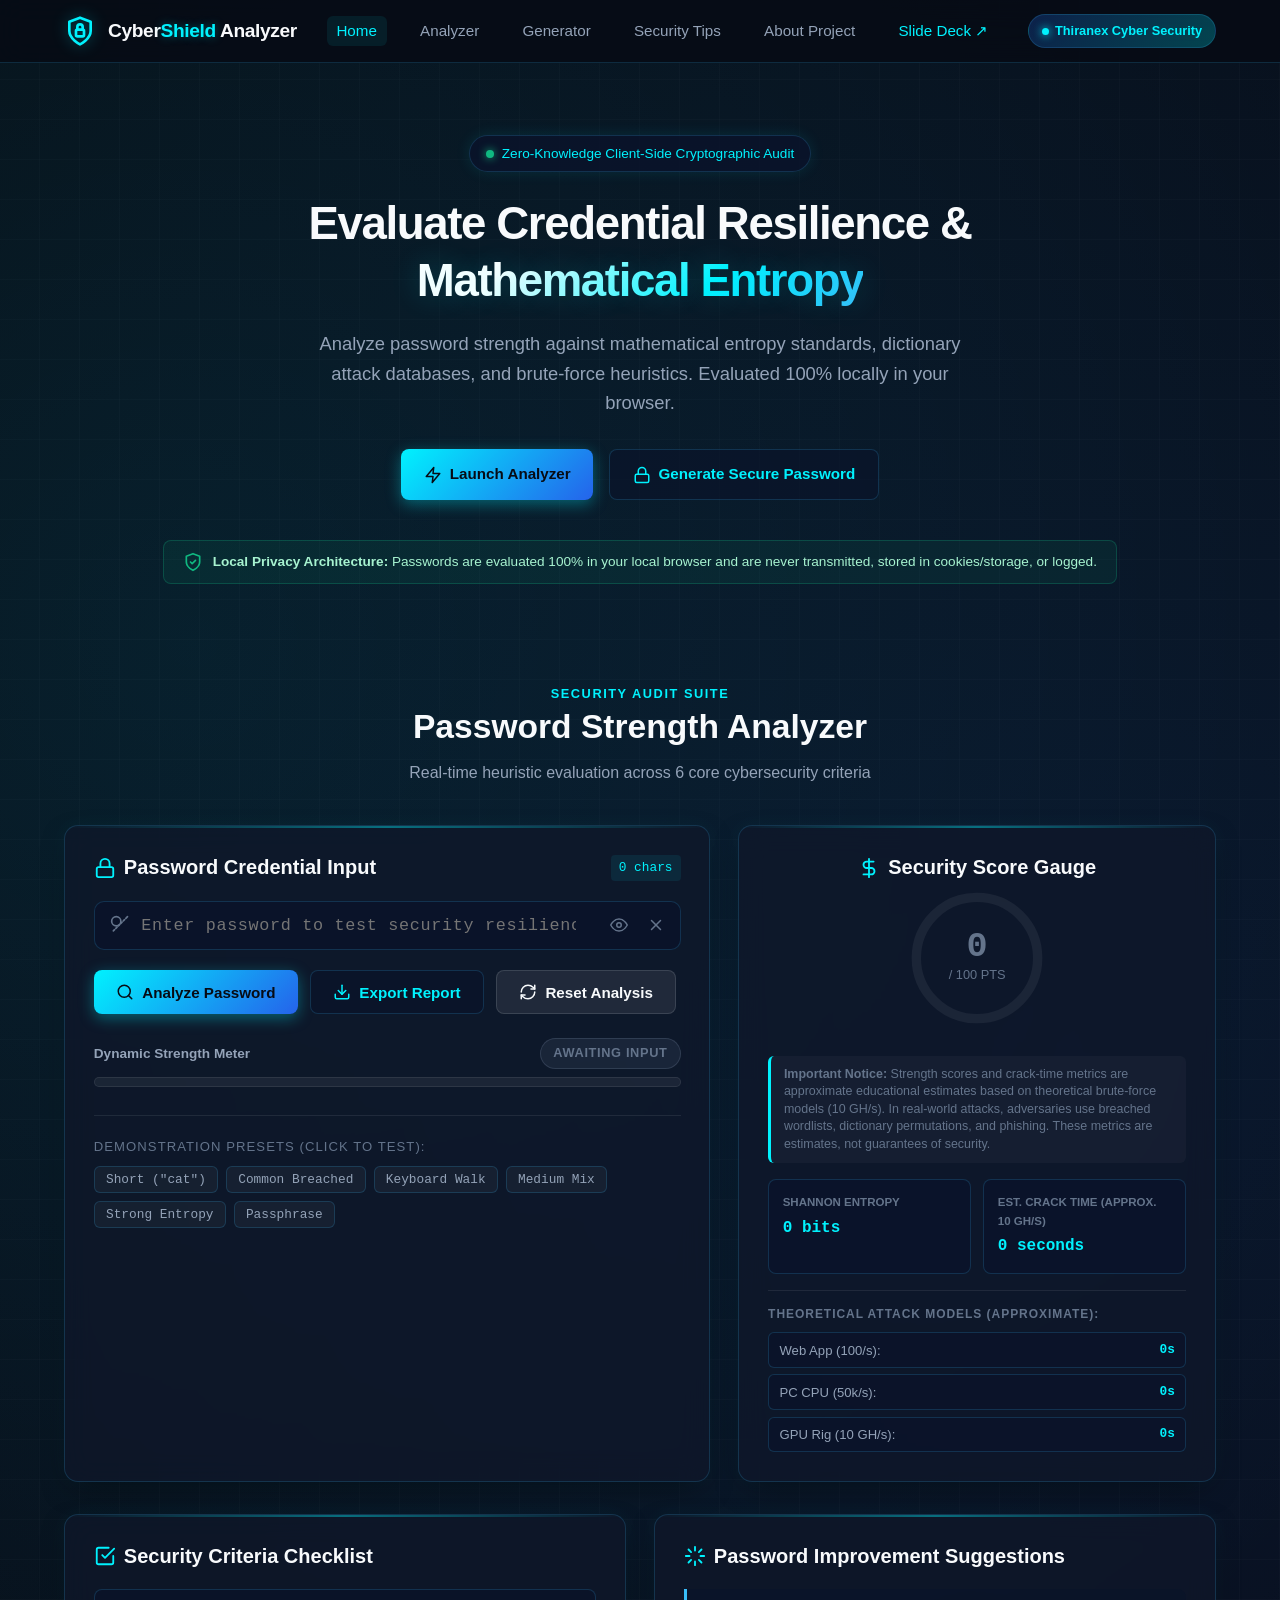
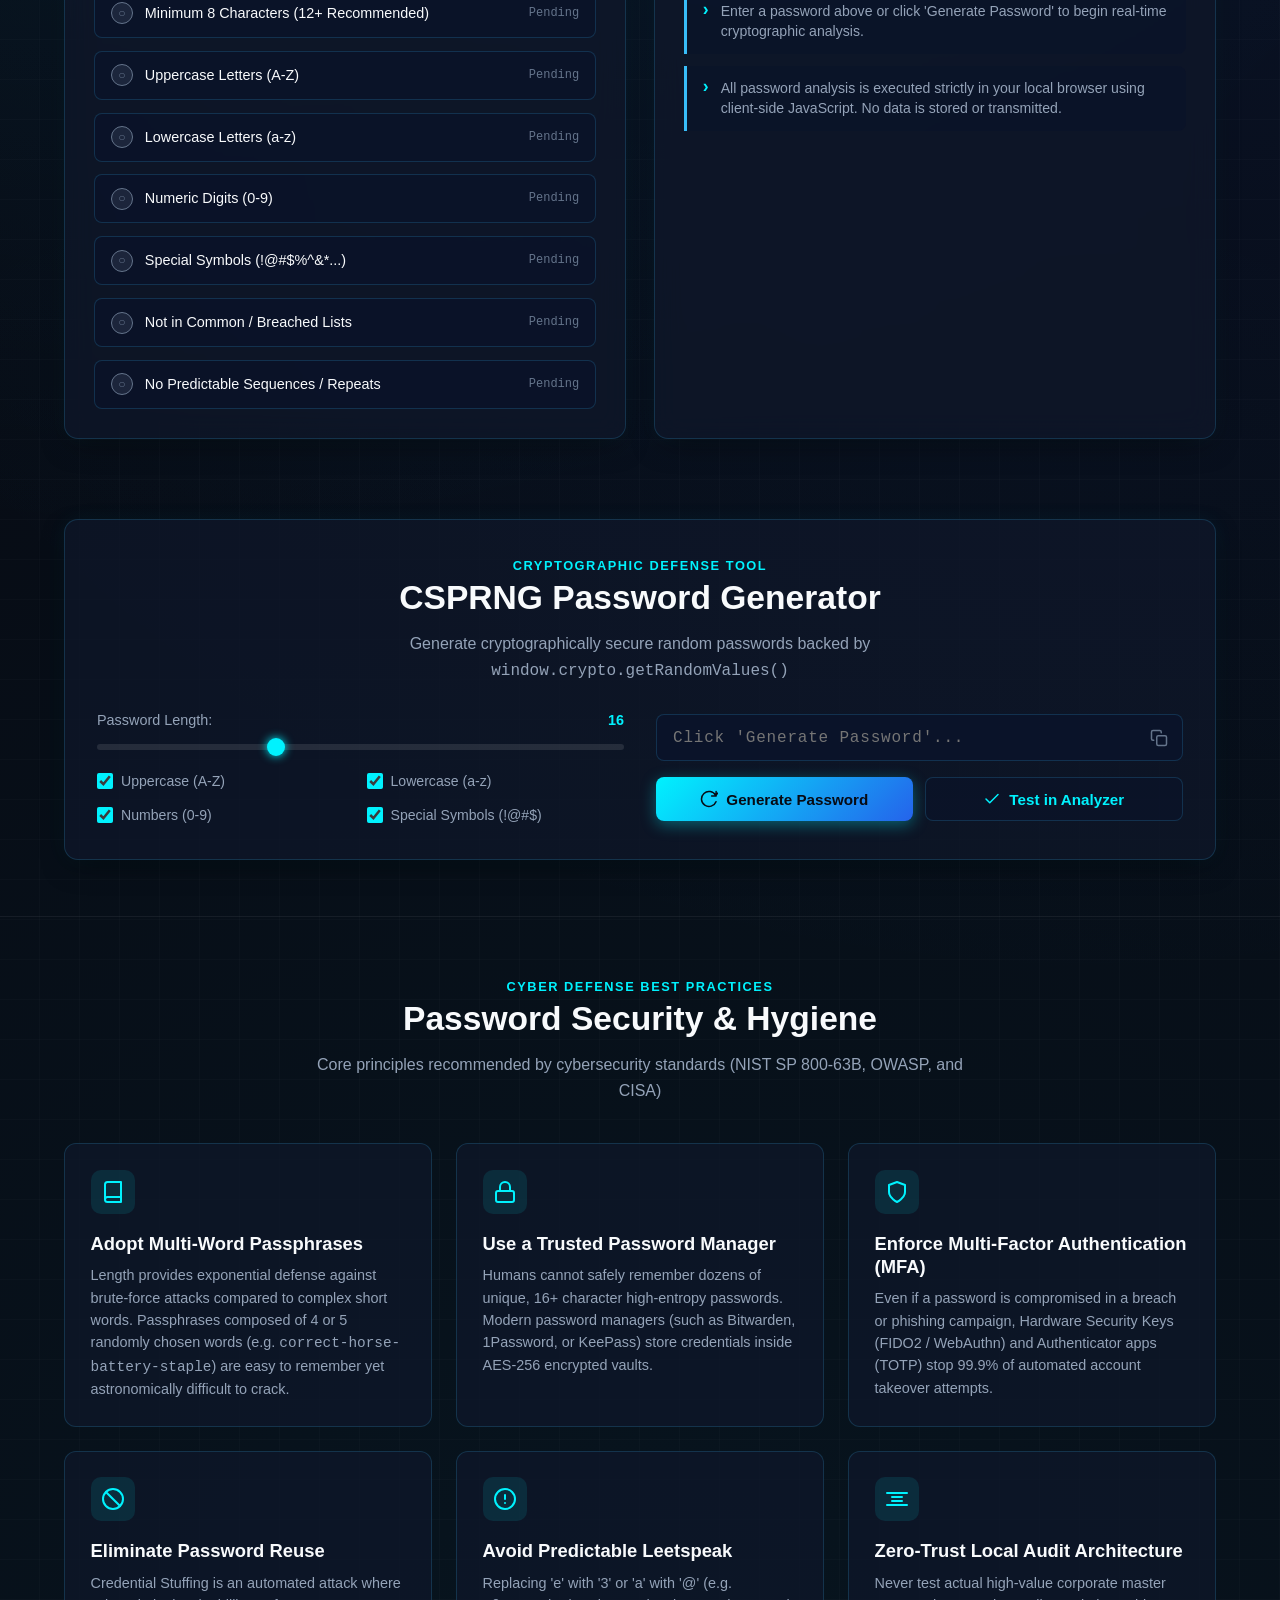
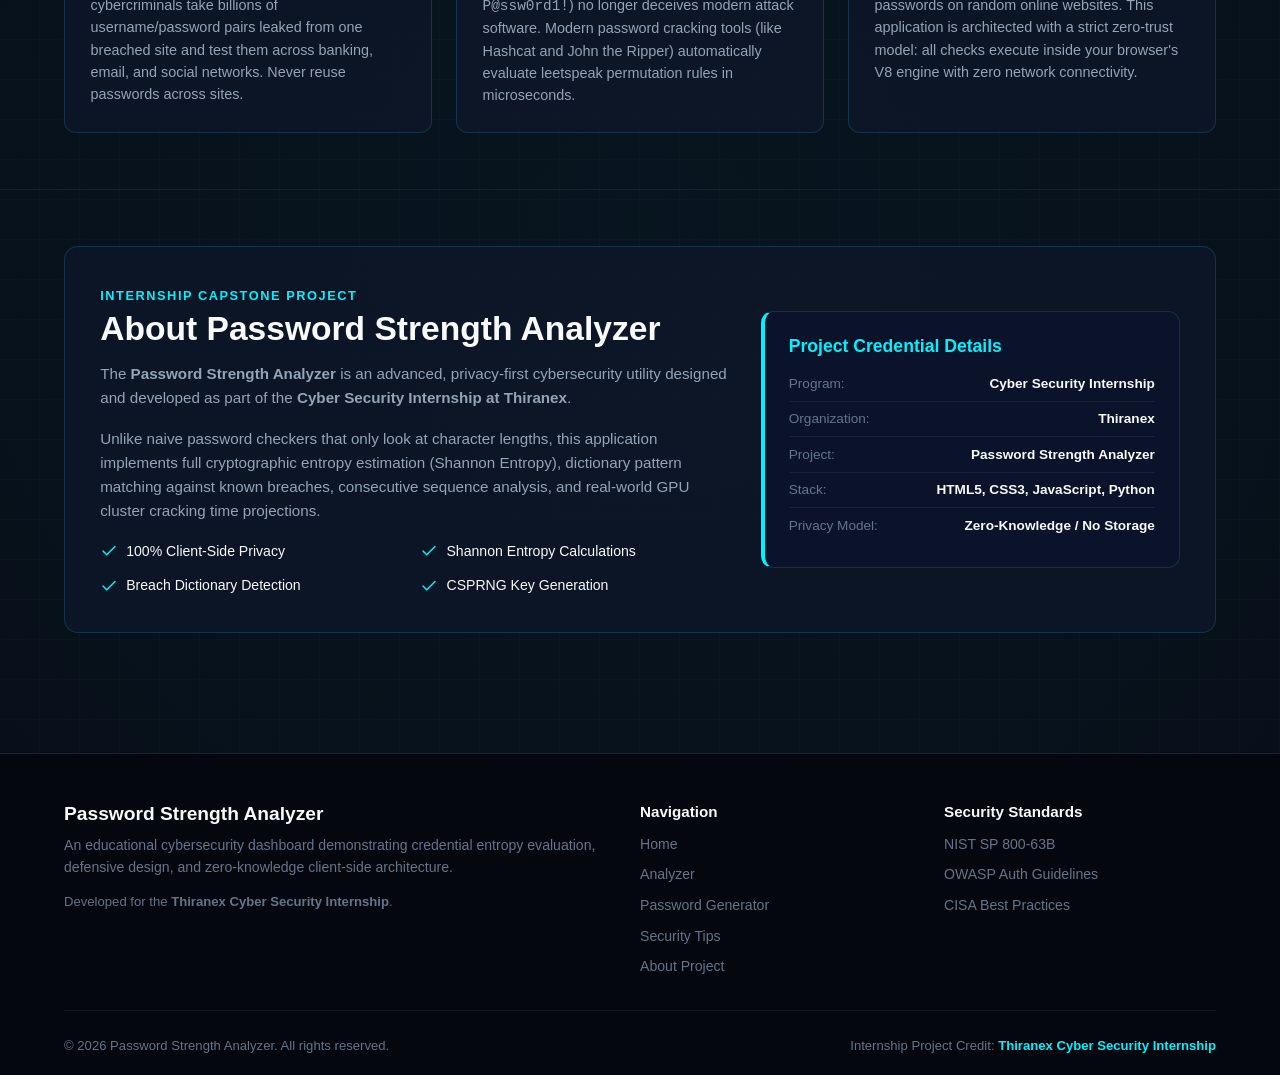
<file: index.html>
<!DOCTYPE html>
<html lang="en">
<head>
    <meta charset="UTF-8">
    <meta name="viewport" content="width=device-width, initial-scale=1.0">
    <meta name="description" content="Password Strength Analyzer - A zero-knowledge cybersecurity tool to evaluate password resilience, Shannon entropy, and brute-force cracking resistance. Built for Thiranex Cyber Security Internship.">
    <meta name="theme-color" content="#070b14">
    <title>Password Strength Analyzer | Thiranex Cyber Security Internship</title>

    <!-- Favicon -->
    <link rel="icon" type="image/svg+xml" href="assets/favicon.svg">

    <!-- Stylesheets -->
    <link rel="stylesheet" href="css/style.css">
    <link rel="stylesheet" href="css/animations.css">
</head>
<body>

    <!-- ====================================================================
         NAVIGATION BAR
         ==================================================================== -->
    <header class="navbar">
        <div class="container nav-container">
            <a href="#home" class="brand-logo" aria-label="Password Strength Analyzer Home">
                <svg class="brand-icon-svg" viewBox="0 0 24 24" fill="none" stroke="currentColor" stroke-width="2" stroke-linecap="round" stroke-linejoin="round">
                    <path d="M12 22s8-4 8-10V5l-8-3-8 3v7c0 6 8 10 8 10z"/>
                    <rect x="9" y="11" width="6" height="5" rx="1"/>
                    <path d="M10 11V9a2 2 0 0 1 4 0v2"/>
                </svg>
                <span>Cyber<span class="accent">Shield</span> Analyzer</span>
            </a>

            <nav>
                <ul class="nav-links" id="navLinks">
                    <li><a href="#home" class="active">Home</a></li>
                    <li><a href="#analyzer">Analyzer</a></li>
                    <li><a href="#generator">Generator</a></li>
                    <li><a href="#tips">Security Tips</a></li>
                    <li><a href="#about">About Project</a></li>
                    <li><a href="presentation.html" target="_blank" style="color: var(--cyan-primary);">Slide Deck &#8599;</a></li>
                </ul>
            </nav>

            <div class="internship-badge" title="Developed for Thiranex Cyber Security Internship">
                <span>Thiranex Cyber Security</span>
            </div>

            <button class="mobile-menu-btn" id="mobileMenuBtn" aria-label="Toggle navigation menu">
                &#9776;
            </button>
        </div>
    </header>

    <main>
        <!-- ================================================================
             HERO / HOME SECTION
             ================================================================ -->
        <section id="home" class="hero-section">
            <div class="container">
                <div class="hero-pill">
                    <span class="hero-pill-dot"></span>
                    <span>Zero-Knowledge Client-Side Cryptographic Audit</span>
                </div>

                <h1 class="hero-title">
                    Evaluate Credential Resilience & <span class="gradient-text">Mathematical Entropy</span>
                </h1>

                <p class="hero-description">
                    Analyze password strength against mathematical entropy standards, dictionary attack databases, and brute-force heuristics. Evaluated 100% locally in your browser.
                </p>

                <div class="hero-cta-group">
                    <a href="#analyzer" class="btn btn-primary">
                        <svg class="btn-icon" viewBox="0 0 24 24" fill="none" stroke="currentColor" stroke-width="2" stroke-linecap="round" stroke-linejoin="round">
                            <polygon points="13 2 3 14 12 14 11 22 21 10 12 10 13 2"/>
                        </svg>
                        Launch Analyzer
                    </a>
                    <a href="#generator" class="btn btn-outline">
                        <svg class="btn-icon" viewBox="0 0 24 24" fill="none" stroke="currentColor" stroke-width="2" stroke-linecap="round" stroke-linejoin="round">
                            <rect x="3" y="11" width="18" height="11" rx="2" ry="2"/>
                            <path d="M7 11V7a5 5 0 0 1 10 0v4"/>
                        </svg>
                        Generate Secure Password
                    </a>
                </div>

                <div class="privacy-guarantee-banner">
                    <svg class="privacy-icon" viewBox="0 0 24 24" fill="none" stroke="currentColor" stroke-width="2" stroke-linecap="round" stroke-linejoin="round">
                        <path d="M12 22s8-4 8-10V5l-8-3-8 3v7c0 6 8 10 8 10z"/>
                        <path d="m9 12 2 2 4-4"/>
                    </svg>
                    <span><strong>Local Privacy Architecture:</strong> Passwords are evaluated 100% in your local browser and are never transmitted, stored in cookies/storage, or logged.</span>
                </div>
            </div>
        </section>

        <!-- ================================================================
             PASSWORD ANALYZER SECTION (DASHBOARD)
             ================================================================ -->
        <section id="analyzer" class="analyzer-section">
            <div class="container">
                <div class="section-header">
                    <span class="section-tag">Security Audit Suite</span>
                    <h2 class="section-title">Password Strength Analyzer</h2>
                    <p class="section-subtitle">Real-time heuristic evaluation across 6 core cybersecurity criteria</p>
                </div>

                <!-- Dashboard Main Grid -->
                <div class="dashboard-grid">

                    <!-- Left Column: Password Input & Meter -->
                    <div class="cyber-card">
                        <div class="card-header-flex">
                            <h3 class="card-title">
                                <svg class="card-title-icon" viewBox="0 0 24 24" fill="none" stroke="currentColor" stroke-width="2" stroke-linecap="round" stroke-linejoin="round">
                                    <rect x="3" y="11" width="18" height="11" rx="2" ry="2"/>
                                    <path d="M7 11V7a5 5 0 0 1 10 0v4"/>
                                </svg>
                                Password Credential Input
                            </h3>
                            <span class="char-counter" id="charCountValue">0 chars</span>
                        </div>

                        <!-- Input Field with Left Lock & Right Controls -->
                        <div class="password-input-wrapper">
                            <svg class="input-icon-left" viewBox="0 0 24 24" fill="none" stroke="currentColor" stroke-width="2" stroke-linecap="round" stroke-linejoin="round">
                                <path d="M21 2l-2 2m-1.5 1.5L16 7m-1.5 1.5L13 10m-1.5 1.5L10 13m-1.5 1.5L7 16m-1.5 1.5L4 19"/>
                                <circle cx="7.5" cy="7.5" r="5.5"/>
                            </svg>

                            <input 
                                type="password" 
                                id="passwordInput" 
                                class="password-field" 
                                placeholder="Enter password to test security resilience..."
                                autocomplete="new-password"
                                autocapitalize="off"
                                spellcheck="false"
                                aria-label="Password input field"
                            >

                            <div class="input-actions-right">
                                <!-- Show/Hide Toggle Button -->
                                <button type="button" class="icon-btn" id="toggleVisibilityBtn" title="Show/Hide Password" aria-label="Show password">
                                    <svg class="icon-svg" id="toggleIcon" viewBox="0 0 24 24" fill="none" stroke="currentColor" stroke-width="2" stroke-linecap="round" stroke-linejoin="round">
                                        <path d="M1 12s4-8 11-8 11 8 11 8-4 8-11 8-11-8-11-8z"/>
                                        <circle cx="12" cy="12" r="3"/>
                                    </svg>
                                </button>

                                <!-- Clear Input Button -->
                                <button type="button" class="icon-btn" id="clearBtn" title="Clear Password" aria-label="Clear input">
                                    <svg class="icon-svg" viewBox="0 0 24 24" fill="none" stroke="currentColor" stroke-width="2" stroke-linecap="round" stroke-linejoin="round">
                                        <line x1="18" y1="6" x2="6" y2="18"/>
                                        <line x1="6" y1="6" x2="18" y2="18"/>
                                    </svg>
                                </button>
                            </div>
                        </div>

                        <!-- Input Toolbar: Analyze, Export Report & Reset -->
                        <div class="input-button-toolbar">
                            <button type="button" class="btn btn-primary" id="analyzeBtn">
                                <svg class="btn-icon" viewBox="0 0 24 24" fill="none" stroke="currentColor" stroke-width="2" stroke-linecap="round" stroke-linejoin="round">
                                    <circle cx="11" cy="11" r="8"/>
                                    <line x1="21" y1="21" x2="16.65" y2="16.65"/>
                                </svg>
                                Analyze Password
                            </button>

                            <button type="button" class="btn btn-outline" id="exportReportBtn" title="Download sanitized security report">
                                <svg class="btn-icon" viewBox="0 0 24 24" fill="none" stroke="currentColor" stroke-width="2" stroke-linecap="round" stroke-linejoin="round">
                                    <path d="M21 15v4a2 2 0 0 1-2 2H5a2 2 0 0 1-2-2v-4"/>
                                    <polyline points="7 10 12 15 17 10"/>
                                    <line x1="12" y1="15" x2="12" y2="3"/>
                                </svg>
                                Export Report
                            </button>

                            <button type="button" class="btn btn-secondary" id="resetBtn">
                                <svg class="btn-icon" viewBox="0 0 24 24" fill="none" stroke="currentColor" stroke-width="2" stroke-linecap="round" stroke-linejoin="round">
                                    <path d="M3 12a9 9 0 0 1 9-9 9.75 9.75 0 0 1 6.74 2.74L21 8"/>
                                    <path d="M21 3v5h-5"/>
                                    <path d="M21 12a9 9 0 0 1-9 9 9.75 9.75 0 0 1-6.74-2.74L3 16"/>
                                    <path d="M8 16H3v5"/>
                                </svg>
                                Reset Analysis
                            </button>
                        </div>

                        <!-- Dynamic Strength Meter -->
                        <div class="meter-wrapper">
                            <div class="meter-header">
                                <span class="meter-label">Dynamic Strength Meter</span>
                                <span class="strength-badge empty" id="strengthBadge">Awaiting Input</span>
                            </div>
                            <div class="meter-track">
                                <div class="meter-fill empty" id="strengthMeterBar"></div>
                            </div>
                        </div>

                        <!-- Breached/Pattern Alert Banner (Hidden by default) -->
                        <div class="alert-banner hidden" id="alertBanner">
                            <svg class="alert-icon" viewBox="0 0 24 24" fill="none" stroke="currentColor" stroke-width="2" stroke-linecap="round" stroke-linejoin="round">
                                <path d="m21.73 18-8-14a2 2 0 0 0-3.48 0l-8 14A2 2 0 0 0 4 21h16a2 2 0 0 0 1.73-3Z"/>
                                <line x1="12" y1="9" x2="12" y2="13"/>
                                <line x1="12" y1="17" x2="12.01" y2="17"/>
                            </svg>
                            <span id="alertMessage">Security Notice: Vulnerability detected.</span>
                        </div>

                        <!-- Quick Test Presets for Demonstration -->
                        <div class="quick-tests">
                            <div class="quick-tests-title">Demonstration Presets (Click to Test):</div>
                            <div class="quick-test-pills">
                                <button type="button" class="quick-test-btn" data-sample="cat">Short ("cat")</button>
                                <button type="button" class="quick-test-btn" data-sample="password123">Common Breached</button>
                                <button type="button" class="quick-test-btn" data-sample="qwertyuiop">Keyboard Walk</button>
                                <button type="button" class="quick-test-btn" data-sample="CyberSec2024">Medium Mix</button>
                                <button type="button" class="quick-test-btn" data-sample="Tr0ub4dor&3#X9!">Strong Entropy</button>
                                <button type="button" class="quick-test-btn" data-sample="correct-horse-battery-staple">Passphrase</button>
                            </div>
                        </div>
                    </div>

                    <!-- Right Column: Visual Score Gauge & Telemetry -->
                    <div class="cyber-card score-card-layout">
                        <h3 class="card-title">
                            <svg class="card-title-icon" viewBox="0 0 24 24" fill="none" stroke="currentColor" stroke-width="2" stroke-linecap="round" stroke-linejoin="round">
                                <path d="M12 2v20M17 5H9.5a3.5 3.5 0 0 0 0 7h5a3.5 3.5 0 0 1 0 7H6"/>
                            </svg>
                            Security Score Gauge
                        </h3>

                        <!-- Circular SVG Progress Gauge -->
                        <div class="gauge-container">
                            <svg class="gauge-svg" viewBox="0 0 120 120">
                                <circle class="gauge-bg" cx="60" cy="60" r="52"></circle>
                                <circle class="gauge-fill" id="scoreCircle" cx="60" cy="60" r="52" stroke-dasharray="326.7" stroke-dashoffset="326.7"></circle>
                            </svg>
                            <div class="gauge-center-content">
                                <div class="score-display" id="scoreNumber">0</div>
                                <div class="score-total">/ 100 PTS</div>
                            </div>
                        </div>

                        <div class="score-disclaimer">
                            <strong>Important Notice:</strong> Strength scores and crack-time metrics are approximate educational estimates based on theoretical brute-force models (10 GH/s). In real-world attacks, adversaries use breached wordlists, dictionary permutations, and phishing. These metrics are estimates, not guarantees of security.
                        </div>

                        <!-- Telemetry Grid: Crack Time & Entropy -->
                        <div class="metrics-row">
                            <div class="metric-box">
                                <div class="metric-label">Shannon Entropy</div>
                                <div class="metric-value" id="entropyValue">0 bits</div>
                            </div>
                            <div class="metric-box">
                                <div class="metric-label">Est. Crack Time (Approx. 10 GH/s)</div>
                                <div class="metric-value" id="crackTimeValue">0 seconds</div>
                            </div>
                        </div>

                        <!-- Comparative Attack Scenarios Matrix -->
                        <div class="attack-matrix-wrap">
                            <div class="attack-matrix-header">Theoretical Attack Models (Approximate):</div>
                            <div class="attack-matrix-list">
                                <div class="attack-scenario-item">
                                    <span class="attack-name">Web App (100/s):</span>
                                    <span class="attack-time" id="timeOnline">0s</span>
                                </div>
                                <div class="attack-scenario-item">
                                    <span class="attack-name">PC CPU (50k/s):</span>
                                    <span class="attack-time" id="timeCpu">0s</span>
                                </div>
                                <div class="attack-scenario-item">
                                    <span class="attack-name">GPU Rig (10 GH/s):</span>
                                    <span class="attack-time" id="timeGpu">0s</span>
                                </div>
                            </div>
                        </div>
                    </div>

                </div>

                <!-- Checklist & Suggestions Grid -->
                <div class="checklist-grid">

                    <!-- Security Checklist -->
                    <div class="cyber-card">
                        <div class="card-header-flex">
                            <h3 class="card-title">
                                <svg class="card-title-icon" viewBox="0 0 24 24" fill="none" stroke="currentColor" stroke-width="2" stroke-linecap="round" stroke-linejoin="round">
                                    <polyline points="9 11 12 14 22 4"/>
                                    <path d="M21 12v7a2 2 0 0 1-2 2H5a2 2 0 0 1-2-2V5a2 2 0 0 1 2-2h11"/>
                                </svg>
                                Security Criteria Checklist
                            </h3>
                        </div>

                        <ul class="checklist-items">
                            <li class="checklist-item" id="check-length">
                                <div class="check-label-group">
                                    <span class="check-icon">&#9675;</span>
                                    <span>Minimum 8 Characters (12+ Recommended)</span>
                                </div>
                                <span class="check-status">Pending</span>
                            </li>
                            <li class="checklist-item" id="check-upper">
                                <div class="check-label-group">
                                    <span class="check-icon">&#9675;</span>
                                    <span>Uppercase Letters (A-Z)</span>
                                </div>
                                <span class="check-status">Pending</span>
                            </li>
                            <li class="checklist-item" id="check-lower">
                                <div class="check-label-group">
                                    <span class="check-icon">&#9675;</span>
                                    <span>Lowercase Letters (a-z)</span>
                                </div>
                                <span class="check-status">Pending</span>
                            </li>
                            <li class="checklist-item" id="check-number">
                                <div class="check-label-group">
                                    <span class="check-icon">&#9675;</span>
                                    <span>Numeric Digits (0-9)</span>
                                </div>
                                <span class="check-status">Pending</span>
                            </li>
                            <li class="checklist-item" id="check-special">
                                <div class="check-label-group">
                                    <span class="check-icon">&#9675;</span>
                                    <span>Special Symbols (!@#$%^&*...)</span>
                                </div>
                                <span class="check-status">Pending</span>
                            </li>
                            <li class="checklist-item" id="check-common">
                                <div class="check-label-group">
                                    <span class="check-icon">&#9675;</span>
                                    <span>Not in Common / Breached Lists</span>
                                </div>
                                <span class="check-status">Pending</span>
                            </li>
                            <li class="checklist-item" id="check-patterns">
                                <div class="check-label-group">
                                    <span class="check-icon">&#9675;</span>
                                    <span>No Predictable Sequences / Repeats</span>
                                </div>
                                <span class="check-status">Pending</span>
                            </li>
                        </ul>
                    </div>

                    <!-- Improvement Suggestions -->
                    <div class="cyber-card">
                        <div class="card-header-flex">
                            <h3 class="card-title">
                                <svg class="card-title-icon" viewBox="0 0 24 24" fill="none" stroke="currentColor" stroke-width="2" stroke-linecap="round" stroke-linejoin="round">
                                    <path d="M12 2v4M12 18v4M4.93 4.93l2.83 2.83M16.24 16.24l2.83 2.83M2 12h4M18 12h4M4.93 19.07l2.83-2.83M16.24 7.76l2.83-2.83"/>
                                </svg>
                                Password Improvement Suggestions
                            </h3>
                        </div>

                        <ul class="suggestions-list" id="suggestionsList">
                            <!-- Populated dynamically by JavaScript -->
                        </ul>
                    </div>

                </div>

            </div>
        </section>

        <!-- ================================================================
             PASSWORD GENERATOR SECTION
             ================================================================ -->
        <section id="generator" class="generator-section">
            <div class="container">
                <div class="generator-card">
                    <div class="section-header" style="margin-bottom: 1.5rem;">
                        <span class="section-tag">Cryptographic Defense Tool</span>
                        <h2 class="section-title">CSPRNG Password Generator</h2>
                        <p class="section-subtitle">Generate cryptographically secure random passwords backed by <code>window.crypto.getRandomValues()</code></p>
                    </div>

                    <div class="generator-controls-grid">
                        <!-- Configuration Controls -->
                        <div class="gen-config">
                            <div class="gen-slider-group">
                                <div class="gen-slider-header">
                                    <span>Password Length:</span>
                                    <strong id="genLengthDisplay" style="color: var(--cyan-primary);">16</strong>
                                </div>
                                <input type="range" id="genLengthSlider" class="gen-slider" min="8" max="32" value="16">
                            </div>

                            <div class="gen-checkboxes">
                                <label class="gen-checkbox-label">
                                    <input type="checkbox" id="genUpperCheck" checked>
                                    <span>Uppercase (A-Z)</span>
                                </label>
                                <label class="gen-checkbox-label">
                                    <input type="checkbox" id="genLowerCheck" checked>
                                    <span>Lowercase (a-z)</span>
                                </label>
                                <label class="gen-checkbox-label">
                                    <input type="checkbox" id="genNumbersCheck" checked>
                                    <span>Numbers (0-9)</span>
                                </label>
                                <label class="gen-checkbox-label">
                                    <input type="checkbox" id="genSymbolsCheck" checked>
                                    <span>Special Symbols (!@#$)</span>
                                </label>
                            </div>
                        </div>

                        <!-- Output & Actions -->
                        <div class="gen-output-box">
                            <div class="gen-output-field-wrap">
                                <input 
                                    type="text" 
                                    id="generatedPasswordInput" 
                                    class="gen-output-field" 
                                    readonly 
                                    placeholder="Click 'Generate Password'..."
                                    aria-label="Generated password output"
                                >
                                <button type="button" class="icon-btn gen-copy-btn" id="copyGeneratedBtn" title="Copy to clipboard" aria-label="Copy generated password">
                                    <svg class="icon-svg" viewBox="0 0 24 24" fill="none" stroke="currentColor" stroke-width="2" stroke-linecap="round" stroke-linejoin="round">
                                        <rect x="9" y="9" width="13" height="13" rx="2" ry="2"/>
                                        <path d="M5 15H4a2 2 0 0 1-2-2V4a2 2 0 0 1 2-2h9a2 2 0 0 1 2 2v1"/>
                                    </svg>
                                </button>
                            </div>

                            <div class="gen-actions">
                                <button type="button" class="btn btn-primary" id="generateBtn" style="flex: 1;">
                                    <svg class="btn-icon" viewBox="0 0 24 24" fill="none" stroke="currentColor" stroke-width="2" stroke-linecap="round" stroke-linejoin="round">
                                        <path d="M21.5 2v6h-6M21.34 15.57a10 10 0 1 1-.57-8.38l5.67-5.67"/>
                                    </svg>
                                    Generate Password
                                </button>
                                <button type="button" class="btn btn-outline" id="applyGeneratedBtn" style="flex: 1;">
                                    <svg class="btn-icon" viewBox="0 0 24 24" fill="none" stroke="currentColor" stroke-width="2" stroke-linecap="round" stroke-linejoin="round">
                                        <polyline points="20 6 9 17 4 12"/>
                                    </svg>
                                    Test in Analyzer
                                </button>
                            </div>
                        </div>
                    </div>
                </div>
            </div>
        </section>

        <!-- ================================================================
             SECURITY TIPS SECTION
             ================================================================ -->
        <section id="tips" class="tips-section">
            <div class="container">
                <div class="section-header">
                    <span class="section-tag">Cyber Defense Best Practices</span>
                    <h2 class="section-title">Password Security & Hygiene</h2>
                    <p class="section-subtitle">Core principles recommended by cybersecurity standards (NIST SP 800-63B, OWASP, and CISA)</p>
                </div>

                <div class="tips-grid">
                    <!-- Tip 1 -->
                    <div class="tip-card">
                        <div class="tip-icon-wrap">
                            <svg viewBox="0 0 24 24" width="24" height="24" fill="none" stroke="currentColor" stroke-width="2" stroke-linecap="round" stroke-linejoin="round">
                                <path d="M4 19.5A2.5 2.5 0 0 1 6.5 17H20"/>
                                <path d="M6.5 2H20v20H6.5A2.5 2.5 0 0 1 4 19.5v-15A2.5 2.5 0 0 1 6.5 2z"/>
                            </svg>
                        </div>
                        <h3 class="tip-title">Adopt Multi-Word Passphrases</h3>
                        <p class="tip-desc">
                            Length provides exponential defense against brute-force attacks compared to complex short words. Passphrases composed of 4 or 5 randomly chosen words (e.g. <code>correct-horse-battery-staple</code>) are easy to remember yet astronomically difficult to crack.
                        </p>
                    </div>

                    <!-- Tip 2 -->
                    <div class="tip-card">
                        <div class="tip-icon-wrap">
                            <svg viewBox="0 0 24 24" width="24" height="24" fill="none" stroke="currentColor" stroke-width="2" stroke-linecap="round" stroke-linejoin="round">
                                <rect x="3" y="11" width="18" height="11" rx="2" ry="2"/>
                                <path d="M7 11V7a5 5 0 0 1 10 0v4"/>
                            </svg>
                        </div>
                        <h3 class="tip-title">Use a Trusted Password Manager</h3>
                        <p class="tip-desc">
                            Humans cannot safely remember dozens of unique, 16+ character high-entropy passwords. Modern password managers (such as Bitwarden, 1Password, or KeePass) store credentials inside AES-256 encrypted vaults.
                        </p>
                    </div>

                    <!-- Tip 3 -->
                    <div class="tip-card">
                        <div class="tip-icon-wrap">
                            <svg viewBox="0 0 24 24" width="24" height="24" fill="none" stroke="currentColor" stroke-width="2" stroke-linecap="round" stroke-linejoin="round">
                                <path d="M12 22s8-4 8-10V5l-8-3-8 3v7c0 6 8 10 8 10z"/>
                            </svg>
                        </div>
                        <h3 class="tip-title">Enforce Multi-Factor Authentication (MFA)</h3>
                        <p class="tip-desc">
                            Even if a password is compromised in a breach or phishing campaign, Hardware Security Keys (FIDO2 / WebAuthn) and Authenticator apps (TOTP) stop 99.9% of automated account takeover attempts.
                        </p>
                    </div>

                    <!-- Tip 4 -->
                    <div class="tip-card">
                        <div class="tip-icon-wrap">
                            <svg viewBox="0 0 24 24" width="24" height="24" fill="none" stroke="currentColor" stroke-width="2" stroke-linecap="round" stroke-linejoin="round">
                                <circle cx="12" cy="12" r="10"/>
                                <line x1="4.93" y1="4.93" x2="19.07" y2="19.07"/>
                            </svg>
                        </div>
                        <h3 class="tip-title">Eliminate Password Reuse</h3>
                        <p class="tip-desc">
                            Credential Stuffing is an automated attack where cybercriminals take billions of username/password pairs leaked from one breached site and test them across banking, email, and social networks. Never reuse passwords across sites.
                        </p>
                    </div>

                    <!-- Tip 5 -->
                    <div class="tip-card">
                        <div class="tip-icon-wrap">
                            <svg viewBox="0 0 24 24" width="24" height="24" fill="none" stroke="currentColor" stroke-width="2" stroke-linecap="round" stroke-linejoin="round">
                                <circle cx="12" cy="12" r="10"/>
                                <line x1="12" y1="8" x2="12" y2="12"/>
                                <line x1="12" y1="16" x2="12.01" y2="16"/>
                            </svg>
                        </div>
                        <h3 class="tip-title">Avoid Predictable Leetspeak</h3>
                        <p class="tip-desc">
                            Replacing 'e' with '3' or 'a' with '@' (e.g. <code>P@ssw0rd1!</code>) no longer deceives modern attack software. Modern password cracking tools (like Hashcat and John the Ripper) automatically evaluate leetspeak permutation rules in microseconds.
                        </p>
                    </div>

                    <!-- Tip 6 -->
                    <div class="tip-card">
                        <div class="tip-icon-wrap">
                            <svg viewBox="0 0 24 24" width="24" height="24" fill="none" stroke="currentColor" stroke-width="2" stroke-linecap="round" stroke-linejoin="round">
                                <path d="M2 18h20"/>
                                <path d="M2 6h20"/>
                                <path d="M7 10h10"/>
                                <path d="M7 14h10"/>
                            </svg>
                        </div>
                        <h3 class="tip-title">Zero-Trust Local Audit Architecture</h3>
                        <p class="tip-desc">
                            Never test actual high-value corporate master passwords on random online websites. This application is architected with a strict zero-trust model: all checks execute inside your browser's V8 engine with zero network connectivity.
                        </p>
                    </div>
                </div>
            </div>
        </section>

        <!-- ================================================================
             ABOUT PROJECT SECTION
             ================================================================ -->
        <section id="about" class="about-section">
            <div class="container">
                <div class="about-card">
                    <div class="about-grid">
                        <div class="about-text">
                            <span class="section-tag">Internship Capstone Project</span>
                            <h2 class="section-title">About Password Strength Analyzer</h2>
                            <p>
                                The <strong>Password Strength Analyzer</strong> is an advanced, privacy-first cybersecurity utility designed and developed as part of the <strong>Cyber Security Internship at Thiranex</strong>.
                            </p>
                            <p>
                                Unlike naive password checkers that only look at character lengths, this application implements full cryptographic entropy estimation (Shannon Entropy), dictionary pattern matching against known breaches, consecutive sequence analysis, and real-world GPU cluster cracking time projections.
                            </p>

                            <ul class="about-features-list">
                                <li class="about-feature-item">
                                    <svg viewBox="0 0 24 24" fill="none" stroke="currentColor" stroke-width="2" stroke-linecap="round" stroke-linejoin="round"><polyline points="20 6 9 17 4 12"/></svg>
                                    100% Client-Side Privacy
                                </li>
                                <li class="about-feature-item">
                                    <svg viewBox="0 0 24 24" fill="none" stroke="currentColor" stroke-width="2" stroke-linecap="round" stroke-linejoin="round"><polyline points="20 6 9 17 4 12"/></svg>
                                    Shannon Entropy Calculations
                                </li>
                                <li class="about-feature-item">
                                    <svg viewBox="0 0 24 24" fill="none" stroke="currentColor" stroke-width="2" stroke-linecap="round" stroke-linejoin="round"><polyline points="20 6 9 17 4 12"/></svg>
                                    Breach Dictionary Detection
                                </li>
                                <li class="about-feature-item">
                                    <svg viewBox="0 0 24 24" fill="none" stroke="currentColor" stroke-width="2" stroke-linecap="round" stroke-linejoin="round"><polyline points="20 6 9 17 4 12"/></svg>
                                    CSPRNG Key Generation
                                </li>
                            </ul>
                        </div>

                        <!-- Internship Info Box -->
                        <div class="internship-info-card">
                            <h4>Project Credential Details</h4>
                            <div class="internship-detail-row">
                                <span class="internship-label">Program:</span>
                                <span class="internship-val">Cyber Security Internship</span>
                            </div>
                            <div class="internship-detail-row">
                                <span class="internship-label">Organization:</span>
                                <span class="internship-val">Thiranex</span>
                            </div>
                            <div class="internship-detail-row">
                                <span class="internship-label">Project:</span>
                                <span class="internship-val">Password Strength Analyzer</span>
                            </div>
                            <div class="internship-detail-row">
                                <span class="internship-label">Stack:</span>
                                <span class="internship-val">HTML5, CSS3, JavaScript, Python</span>
                            </div>
                            <div class="internship-detail-row">
                                <span class="internship-label">Privacy Model:</span>
                                <span class="internship-val">Zero-Knowledge / No Storage</span>
                            </div>
                        </div>
                    </div>
                </div>
            </div>
        </section>
    </main>

    <!-- ====================================================================
         FOOTER
         ==================================================================== -->
    <footer class="footer">
        <div class="container">
            <div class="footer-grid">
                <div class="footer-brand">
                    <h3>Password Strength Analyzer</h3>
                    <p style="color: var(--text-muted); margin-bottom: 0.75rem;">
                        An educational cybersecurity dashboard demonstrating credential entropy evaluation, defensive design, and zero-knowledge client-side architecture.
                    </p>
                    <p style="font-size: 0.82rem; color: var(--text-muted);">
                        Developed for the <strong>Thiranex Cyber Security Internship</strong>.
                    </p>
                </div>

                <div class="footer-links-col">
                    <h4>Navigation</h4>
                    <ul>
                        <li><a href="#home">Home</a></li>
                        <li><a href="#analyzer">Analyzer</a></li>
                        <li><a href="#generator">Password Generator</a></li>
                        <li><a href="#tips">Security Tips</a></li>
                        <li><a href="#about">About Project</a></li>
                    </ul>
                </div>

                <div class="footer-links-col">
                    <h4>Security Standards</h4>
                    <ul>
                        <li><a href="https://pages.nist.gov/800-63-3/sp800-63b.html" target="_blank" rel="noopener noreferrer">NIST SP 800-63B</a></li>
                        <li><a href="https://cheatsheetseries.owasp.org/cheatsheets/Authentication_Cheat_Sheet.html" target="_blank" rel="noopener noreferrer">OWASP Auth Guidelines</a></li>
                        <li><a href="https://www.cisa.gov/secure-our-world" target="_blank" rel="noopener noreferrer">CISA Best Practices</a></li>
                    </ul>
                </div>
            </div>

            <div class="footer-bottom">
                <div>
                    &copy; 2026 Password Strength Analyzer. All rights reserved.
                </div>
                <div>
                    Internship Project Credit: <span class="credit-badge">Thiranex Cyber Security Internship</span>
                </div>
            </div>
        </div>
    </footer>

    <!-- Toast Notification -->
    <div id="toastNotification" class="toast-notification" role="status" aria-live="polite">
        Action completed.
    </div>

    <!-- Scripts: Common Passwords Database first, then Main Core Engine -->
    <script src="js/common-passwords.js"></script>
    <script src="js/script.js"></script>
</body>
</html>
</file>
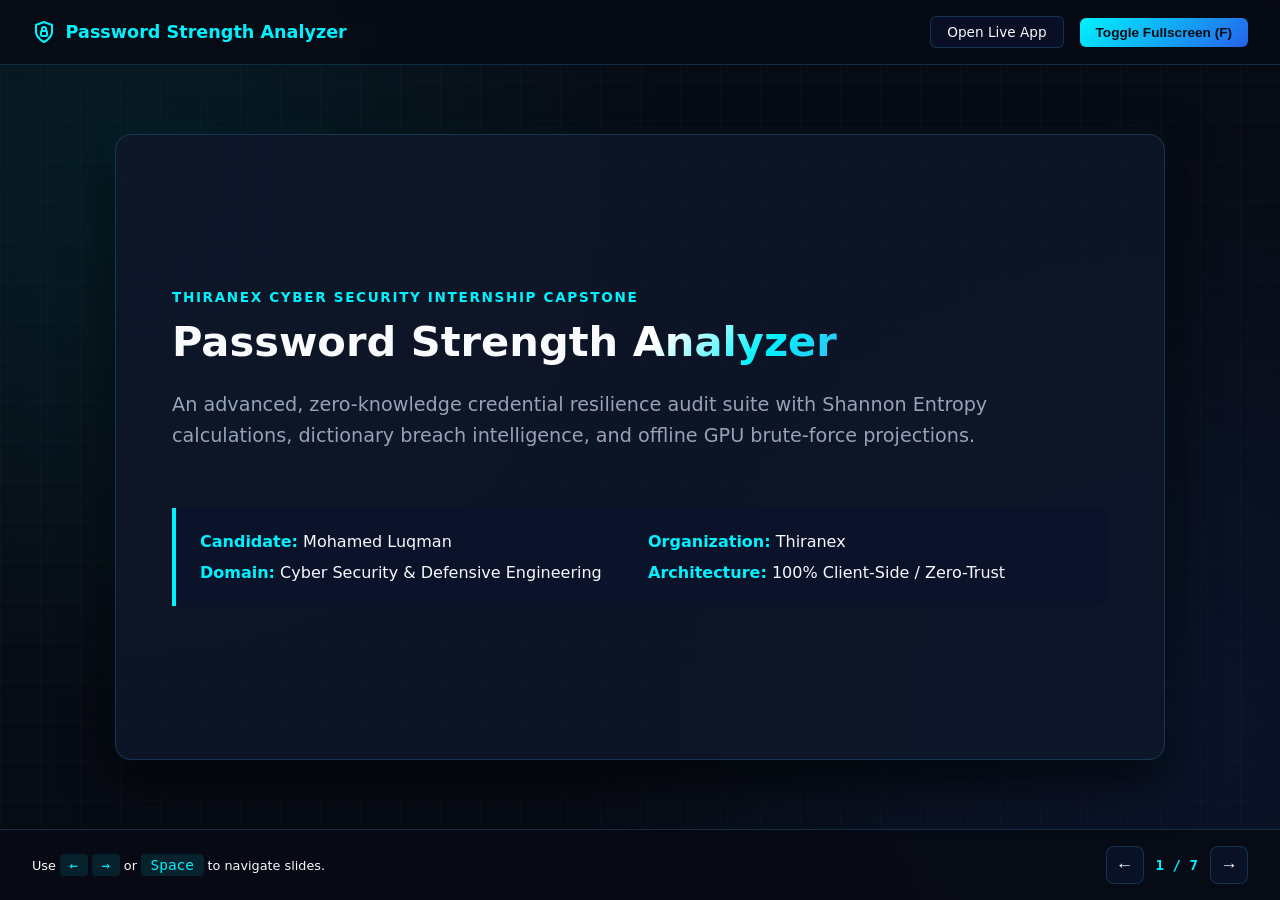
<file: presentation.html>
<!DOCTYPE html>
<html lang="en">
<head>
    <meta charset="UTF-8">
    <meta name="viewport" content="width=device-width, initial-scale=1.0">
    <meta name="description" content="Password Strength Analyzer - Internship Capstone Presentation Deck for Thiranex Cyber Security Internship.">
    <title>Presentation Deck | Password Strength Analyzer | Thiranex</title>
    <link rel="icon" type="image/svg+xml" href="assets/favicon.svg">
    <style>
        :root {
            --bg-primary: #070b14;
            --bg-secondary: #0b1329;
            --bg-card: rgba(15, 23, 42, 0.85);
            --cyan-primary: #00f2fe;
            --cyan-glow: rgba(0, 242, 254, 0.35);
            --blue-accent: #38bdf8;
            --text-primary: #f8fafc;
            --text-secondary: #94a3b8;
            --border-color: rgba(56, 189, 248, 0.2);
            --font-sans: 'Inter', system-ui, -apple-system, sans-serif;
            --font-mono: 'JetBrains Mono', 'Fira Code', monospace;
        }

        * {
            box-sizing: border-box;
            margin: 0;
            padding: 0;
        }

        body {
            background-color: var(--bg-primary);
            background-image: 
                radial-gradient(circle at 10% 20%, rgba(0, 242, 254, 0.08) 0%, transparent 40%),
                radial-gradient(circle at 90% 80%, rgba(37, 99, 235, 0.1) 0%, transparent 45%),
                linear-gradient(rgba(255, 255, 255, 0.015) 1px, transparent 1px),
                linear-gradient(90deg, rgba(255, 255, 255, 0.015) 1px, transparent 1px);
            background-size: 100% 100%, 100% 100%, 40px 40px, 40px 40px;
            color: var(--text-primary);
            font-family: var(--font-sans);
            height: 100vh;
            overflow: hidden;
            display: flex;
            flex-direction: column;
        }

        /* Top Bar */
        .presentation-header {
            padding: 1rem 2rem;
            display: flex;
            justify-content: space-between;
            align-items: center;
            border-bottom: 1px solid var(--border-color);
            background: rgba(7, 11, 20, 0.9);
            backdrop-filter: blur(10px);
            z-index: 100;
        }

        .header-brand {
            display: flex;
            align-items: center;
            gap: 0.6rem;
            font-weight: 700;
            font-size: 1.1rem;
            color: var(--cyan-primary);
        }

        .header-brand svg {
            width: 24px;
            height: 24px;
        }

        .header-actions {
            display: flex;
            align-items: center;
            gap: 1rem;
        }

        .btn-nav {
            background: rgba(11, 19, 43, 0.8);
            border: 1px solid var(--border-color);
            color: var(--text-primary);
            padding: 0.45rem 1rem;
            border-radius: 6px;
            font-size: 0.85rem;
            cursor: pointer;
            text-decoration: none;
            transition: all 0.2s;
        }

        .btn-nav:hover {
            border-color: var(--cyan-primary);
            color: var(--cyan-primary);
        }

        .btn-primary {
            background: linear-gradient(135deg, var(--cyan-primary), #2563eb);
            color: #070b14;
            font-weight: 600;
            border: none;
        }

        .btn-primary:hover {
            box-shadow: 0 0 15px var(--cyan-glow);
            color: #000;
        }

        /* Slide Container */
        .slide-stage {
            flex: 1;
            position: relative;
            display: flex;
            align-items: center;
            justify-content: center;
            padding: 2rem;
        }

        .slide {
            position: absolute;
            width: 90%;
            max-width: 1050px;
            height: 82%;
            background: var(--bg-card);
            border: 1px solid var(--border-color);
            border-radius: 16px;
            padding: 3.5rem;
            display: flex;
            flex-direction: column;
            justify-content: center;
            box-shadow: 0 20px 50px rgba(0, 0, 0, 0.7), 0 0 30px rgba(0, 242, 254, 0.05);
            opacity: 0;
            transform: scale(0.96) translateY(20px);
            pointer-events: none;
            transition: all 0.4s cubic-bezier(0.4, 0, 0.2, 1);
        }

        .slide.active {
            opacity: 1;
            transform: scale(1) translateY(0);
            pointer-events: auto;
        }

        /* Slide Content Typography */
        .slide-tag {
            font-size: 0.85rem;
            text-transform: uppercase;
            letter-spacing: 0.12em;
            color: var(--cyan-primary);
            font-weight: 700;
            margin-bottom: 0.75rem;
        }

        .slide-title {
            font-size: 2.6rem;
            line-height: 1.2;
            margin-bottom: 1.5rem;
            font-weight: 800;
        }

        .gradient-text {
            background: linear-gradient(135deg, #ffffff 20%, var(--cyan-primary) 65%, var(--blue-accent) 100%);
            -webkit-background-clip: text;
            -webkit-text-fill-color: transparent;
        }

        .slide-desc {
            font-size: 1.2rem;
            color: var(--text-secondary);
            line-height: 1.6;
            margin-bottom: 2rem;
            max-width: 850px;
        }

        /* Content Grids */
        .grid-2 {
            display: grid;
            grid-template-columns: 1fr 1fr;
            gap: 1.5rem;
            margin-top: 1rem;
        }

        .grid-3 {
            display: grid;
            grid-template-columns: 1fr 1fr 1fr;
            gap: 1.25rem;
            margin-top: 1rem;
        }

        .feature-box {
            background: rgba(11, 19, 43, 0.7);
            border: 1px solid var(--border-color);
            padding: 1.4rem;
            border-radius: 10px;
            transition: border-color 0.2s;
        }

        .feature-box:hover {
            border-color: var(--cyan-primary);
        }

        .feature-title {
            color: var(--cyan-primary);
            font-size: 1.1rem;
            margin-bottom: 0.5rem;
            font-weight: 700;
        }

        .feature-desc {
            color: var(--text-secondary);
            font-size: 0.95rem;
            line-height: 1.5;
        }

        .code-pill {
            background: rgba(0, 242, 254, 0.1);
            color: var(--cyan-primary);
            padding: 0.2rem 0.6rem;
            border-radius: 4px;
            font-family: var(--font-mono);
            font-size: 0.9rem;
        }

        /* Candidate Details Box */
        .candidate-card {
            background: rgba(11, 19, 43, 0.9);
            border-left: 4px solid var(--cyan-primary);
            padding: 1.5rem;
            border-radius: 0 10px 10px 0;
            margin-top: 1.5rem;
            font-size: 1rem;
            display: grid;
            grid-template-columns: 1fr 1fr;
            gap: 0.75rem;
        }

        .candidate-card span strong {
            color: var(--cyan-primary);
        }

        /* Controls Bottom Bar */
        .presentation-footer {
            padding: 1rem 2rem;
            display: flex;
            justify-content: space-between;
            align-items: center;
            border-top: 1px solid var(--border-color);
            background: rgba(7, 11, 20, 0.9);
            font-size: 0.88rem;
            color: var(--text-muted);
        }

        .slide-counter {
            font-family: var(--font-mono);
            font-weight: 700;
            color: var(--cyan-primary);
        }

        .nav-controls {
            display: flex;
            align-items: center;
            gap: 0.75rem;
        }

        .arrow-btn {
            background: rgba(11, 19, 43, 0.8);
            border: 1px solid var(--border-color);
            color: var(--text-primary);
            width: 38px;
            height: 38px;
            border-radius: 8px;
            cursor: pointer;
            display: flex;
            align-items: center;
            justify-content: center;
            font-size: 1.1rem;
            transition: all 0.2s;
        }

        .arrow-btn:hover {
            border-color: var(--cyan-primary);
            color: var(--cyan-primary);
            background: rgba(0, 242, 254, 0.1);
        }

        .keyboard-hint {
            color: var(--text-muted);
            font-size: 0.8rem;
        }

        @media (max-width: 768px) {
            .slide {
                padding: 1.8rem;
                width: 95%;
                height: 90%;
            }
            .slide-title {
                font-size: 1.8rem;
            }
            .grid-2, .grid-3, .candidate-card {
                grid-template-columns: 1fr;
            }
        }
    </style>
</head>
<body>

    <!-- Header -->
    <header class="presentation-header">
        <div class="header-brand">
            <svg viewBox="0 0 24 24" fill="none" stroke="currentColor" stroke-width="2" stroke-linecap="round" stroke-linejoin="round">
                <path d="M12 22s8-4 8-10V5l-8-3-8 3v7c0 6 8 10 8 10z"/>
                <rect x="9" y="11" width="6" height="5" rx="1"/>
                <path d="M10 11V9a2 2 0 0 1 4 0v2"/>
            </svg>
            <span>Password Strength Analyzer</span>
        </div>
        <div class="header-actions">
            <a href="index.html" class="btn-nav">Open Live App</a>
            <button type="button" class="btn-nav btn-primary" id="fullscreenBtn">Toggle Fullscreen (F)</button>
        </div>
    </header>

    <!-- Main Slide Stage -->
    <main class="slide-stage">

        <!-- Slide 1: Title Slide -->
        <section class="slide active" data-slide="1">
            <span class="slide-tag">Thiranex Cyber Security Internship Capstone</span>
            <h1 class="slide-title">Password Strength <span class="gradient-text">Analyzer</span></h1>
            <p class="slide-desc">
                An advanced, zero-knowledge credential resilience audit suite with Shannon Entropy calculations, dictionary breach intelligence, and offline GPU brute-force projections.
            </p>
            <div class="candidate-card">
                <div><span><strong>Candidate:</strong> Mohamed Luqman</span></div>
                <div><span><strong>Organization:</strong> Thiranex</span></div>
                <div><span><strong>Domain:</strong> Cyber Security & Defensive Engineering</span></div>
                <div><span><strong>Architecture:</strong> 100% Client-Side / Zero-Trust</span></div>
            </div>
        </section>

        <!-- Slide 2: The Problem Statement -->
        <section class="slide" data-slide="2">
            <span class="slide-tag">Threat Landscape & Motivation</span>
            <h2 class="slide-title">The Problem: <span class="gradient-text">Credential Vulnerability</span></h2>
            <p class="slide-desc">
                Over 80% of corporate data breaches originate from compromised or easily guessed passwords. Legacy checkers provide a false sense of security.
            </p>
            <div class="grid-3">
                <div class="feature-box">
                    <h3 class="feature-title">Credential Stuffing</h3>
                    <p class="feature-desc">Automated bots test billions of leaked username/password combos from public dumps across corporate portals.</p>
                </div>
                <div class="feature-box">
                    <h3 class="feature-title">Hybrid Mask Attacks</h3>
                    <p class="feature-desc">Tools like Hashcat quickly crack predictable leetspeak (e.g. <code>P@ssw0rd1!</code>) in microseconds using rule transformations.</p>
                </div>
                <div class="feature-box">
                    <h3 class="feature-title">Misleading Checkers</h3>
                    <p class="feature-desc">Basic length counters fail to measure mathematical keyspace or check against known breached wordlists.</p>
                </div>
            </div>
        </section>

        <!-- Slide 3: Zero-Knowledge Architecture -->
        <section class="slide" data-slide="3">
            <span class="slide-tag">Defensive Engineering Principle</span>
            <h2 class="slide-title">Zero-Knowledge <span class="gradient-text">Architecture</span></h2>
            <p class="slide-desc">
                Auditing credential security must never create a new attack surface. The system enforces strict Zero-Trust client-side boundaries.
            </p>
            <div class="grid-2">
                <div class="feature-box">
                    <h3 class="feature-title">🔒 100% In-Browser Execution</h3>
                    <p class="feature-desc">All algorithms, regular expressions, entropy math, and dictionary matching execute strictly within the browser's local V8 engine.</p>
                </div>
                <div class="feature-box">
                    <h3 class="feature-title">🚫 Zero Network Transmission</h3>
                    <p class="feature-desc">No HTTP POST requests, no fetch, no WebSockets. Cleartext passwords never touch a network card or server access log.</p>
                </div>
                <div class="feature-box">
                    <h3 class="feature-title">🧹 Memory Sanitization</h3>
                    <p class="feature-desc">Zero persistence in localStorage, sessionStorage, or cookies. Automatic purging on reset and page unload.</p>
                </div>
                <div class="feature-box">
                    <h3 class="feature-title">🛡️ OWASP Hardened Serving</h3>
                    <p class="feature-desc">Python servers inject Content-Security-Policy, X-Frame-Options (DENY), and X-Content-Type-Options (nosniff).</p>
                </div>
            </div>
        </section>

        <!-- Slide 4: Algorithmic & Mathematical Foundations -->
        <section class="slide" data-slide="4">
            <span class="slide-tag">Mathematical Rigor</span>
            <h2 class="slide-title">Entropy & <span class="gradient-text">Cracking Telemetry</span></h2>
            <p class="slide-desc">
                Combining Shannon Information Entropy with modern offline adversary capabilities.
            </p>
            <div class="grid-2">
                <div class="feature-box">
                    <h3 class="feature-title">Shannon Entropy Formula</h3>
                    <p class="feature-desc" style="font-family: var(--font-mono); font-size: 1.1rem; color: var(--cyan-primary); margin: 0.6rem 0;">
                        E = L × log₂(R)
                    </p>
                    <p class="feature-desc">Where <code class="code-pill">L</code> is length and <code class="code-pill">R</code> is the active character pool (Lowercase: 26, Uppercase: 26, Digits: 10, Symbols: 33).</p>
                </div>
                <div class="feature-box">
                    <h3 class="feature-title">Multi-GPU Cluster Baseline</h3>
                    <p class="feature-desc" style="font-family: var(--font-mono); font-size: 1.1rem; color: var(--cyan-primary); margin: 0.6rem 0;">
                        Rate = 10,000,000,000 / sec
                    </p>
                    <p class="feature-desc">Simulates an offline multi-GPU cluster at 10 GH/s. Note: Estimates are theoretical brute-force approximations; real-world adversaries prioritize dictionary attacks.</p>
                </div>
            </div>
        </section>

        <!-- Slide 5: Core Features & Dashboard Capabilities -->
        <section class="slide" data-slide="5">
            <span class="slide-tag">Application Capabilities</span>
            <h2 class="slide-title">Interactive <span class="gradient-text">Security Dashboard</span></h2>
            <div class="grid-3">
                <div class="feature-box">
                    <h3 class="feature-title">Dynamic Gauge & Meter</h3>
                    <p class="feature-desc">0–100 numerical score with glowing color transitions across 5 tiers: Very Weak to Very Strong.</p>
                </div>
                <div class="feature-box">
                    <h3 class="feature-title">7-Point Checklist</h3>
                    <p class="feature-desc">Real-time validation of length, cases, numbers, symbols, breached wordlists, and sequential walks.</p>
                </div>
                <div class="feature-box">
                    <h3 class="feature-title">Attack Vectors Matrix</h3>
                    <p class="feature-desc">Side-by-side crack time comparison across Web Apps (100/s), PC CPUs (50k/s), and GPU Rigs (10 GH/s).</p>
                </div>
                <div class="feature-box">
                    <h3 class="feature-title">CSPRNG Key Generator</h3>
                    <p class="feature-desc">Generates high-entropy keys using <code>crypto.getRandomValues()</code> with customizable length.</p>
                </div>
                <div class="feature-box">
                    <h3 class="feature-title">Audit Report Exporter</h3>
                    <p class="feature-desc">Downloads a sanitized security audit report with automated credential masking (e.g. <code>T**********c</code>).</p>
                </div>
                <div class="feature-box">
                    <h3 class="feature-title">One-Click Presets</h3>
                    <p class="feature-desc">Demonstration buttons for short, common, keyboard walks, and enterprise passphrases.</p>
                </div>
            </div>
        </section>

        <!-- Slide 6: Automated Testing & Verification -->
        <section class="slide" data-slide="6">
            <span class="slide-tag">Quality Assurance</span>
            <h2 class="slide-title">Automated <span class="gradient-text">Verification Suite</span></h2>
            <p class="slide-desc">
                Programmatic automated test suite (<code>node test/test-analyzer.js</code>) verifying all 6 mandatory conditions:
            </p>
            <div class="grid-2">
                <div class="feature-box">
                    <p class="feature-desc"><strong>TC-01: Empty Input</strong> ➔ Score 0, Awaiting Input [PASS]</p>
                    <p class="feature-desc" style="margin-top: 0.5rem;"><strong>TC-02: Short ("cat")</strong> ➔ Score 4, Capped at &le;30 [PASS]</p>
                    <p class="feature-desc" style="margin-top: 0.5rem;"><strong>TC-03: Lowercase Only</strong> ➔ Single-pool penalty applied [PASS]</p>
                </div>
                <div class="feature-box">
                    <p class="feature-desc"><strong>TC-04: Mixed Upper/Lower</strong> ➔ Evaluates case diversity [PASS]</p>
                    <p class="feature-desc" style="margin-top: 0.5rem;"><strong>TC-05: Numbers & Symbols</strong> ➔ Score 100, Very Strong [PASS]</p>
                    <p class="feature-desc" style="margin-top: 0.5rem;"><strong>TC-06: Breached ("password123")</strong> ➔ Hard-capped &le;15 [PASS]</p>
                </div>
            </div>
        </section>

        <!-- Slide 7: Defensive Best Practices & Conclusion -->
        <section class="slide" data-slide="7">
            <span class="slide-tag">Defensive Recommendations</span>
            <h2 class="slide-title">Conclusion & <span class="gradient-text">Key Takeaways</span></h2>
            <div class="grid-3">
                <div class="feature-box">
                    <h3 class="feature-title">Passphrases Over Passwords</h3>
                    <p class="feature-desc">4–5 random words (Diceware model) defeat brute force exponentially better than complex short strings.</p>
                </div>
                <div class="feature-box">
                    <h3 class="feature-title">Mandatory MFA / 2FA</h3>
                    <p class="feature-desc">Hardware security keys (FIDO2) and TOTP authenticators block 99.9% of automated credential abuse.</p>
                </div>
                <div class="feature-box">
                    <h3 class="feature-title">Password Vaults</h3>
                    <p class="feature-desc">Eliminate password reuse by managing unique 16+ character credentials inside AES-256 vaults.</p>
                </div>
            </div>
            <div style="margin-top: 2rem; text-align: center;">
                <p style="color: var(--cyan-primary); font-size: 1.2rem; font-weight: 700;">
                    Thank you! Ready for Live Demonstration & Questions.
                </p>
                <p style="color: var(--text-muted); font-size: 0.9rem; margin-top: 0.3rem;">
                    Thiranex Cyber Security Internship Project — Mohamed Luqman
                </p>
            </div>
        </section>

    </main>

    <!-- Footer Controls -->
    <footer class="presentation-footer">
        <div class="keyboard-hint">
            Use <span class="code-pill">←</span> <span class="code-pill">→</span> or <span class="code-pill">Space</span> to navigate slides.
        </div>
        <div class="nav-controls">
            <button type="button" class="arrow-btn" id="prevBtn" title="Previous Slide (Left Arrow)">&#8592;</button>
            <span class="slide-counter" id="slideCounter">1 / 7</span>
            <button type="button" class="arrow-btn" id="nextBtn" title="Next Slide (Right Arrow)">&#8594;</button>
        </div>
    </footer>

    <script>
        (function() {
            const slides = document.querySelectorAll('.slide');
            const counter = document.getElementById('slideCounter');
            const prevBtn = document.getElementById('prevBtn');
            const nextBtn = document.getElementById('nextBtn');
            const fullscreenBtn = document.getElementById('fullscreenBtn');
            let current = 0;

            function showSlide(index) {
                if (index < 0) index = 0;
                if (index >= slides.length) index = slides.length - 1;
                current = index;

                slides.forEach((s, idx) => {
                    s.classList.toggle('active', idx === current);
                });

                if (counter) {
                    counter.textContent = `${current + 1} / ${slides.length}`;
                }
            }

            if (prevBtn) prevBtn.addEventListener('click', () => showSlide(current - 1));
            if (nextBtn) nextBtn.addEventListener('click', () => showSlide(current + 1));

            // Keyboard navigation
            window.addEventListener('keydown', (e) => {
                if (e.key === 'ArrowRight' || e.key === ' ' || e.key === 'PageDown') {
                    showSlide(current + 1);
                } else if (e.key === 'ArrowLeft' || e.key === 'PageUp') {
                    showSlide(current - 1);
                } else if (e.key === 'f' || e.key === 'F') {
                    toggleFullscreen();
                } else if (e.key === 'Home') {
                    showSlide(0);
                } else if (e.key === 'End') {
                    showSlide(slides.length - 1);
                }
            });

            // Fullscreen toggle
            function toggleFullscreen() {
                if (!document.fullscreenElement) {
                    document.documentElement.requestFullscreen().catch(() => {});
                } else {
                    document.exitFullscreen().catch(() => {});
                }
            }

            if (fullscreenBtn) {
                fullscreenBtn.addEventListener('click', toggleFullscreen);
            }

            showSlide(0);
        })();
    </script>
</body>
</html>
</file>
<file: css/style.css>
/* ==========================================================================
   PASSWORD STRENGTH ANALYZER - CYBERSECURITY UI STYLESHEET
   Thiranex Cyber Security Internship Project
   Theme: Dark Navy Blue with Cyan / Neon Blue Cyber Accents
   ========================================================================== */

:root {
    /* Color Palette: Dark Navy & Cyber Accents */
    --bg-primary: #070b14;
    --bg-secondary: #0b1329;
    --bg-card: rgba(15, 23, 42, 0.75);
    --bg-card-hover: rgba(22, 33, 62, 0.85);
    --bg-input: rgba(11, 19, 43, 0.85);

    /* Cyber Accents */
    --cyan-primary: #00f2fe;
    --cyan-glow: rgba(0, 242, 254, 0.35);
    --blue-accent: #38bdf8;
    --blue-primary: #2563eb;
    --blue-glow: rgba(56, 189, 248, 0.25);
    --teal-accent: #06b6d4;

    /* Status Colors */
    --status-very-weak: #ef4444;
    --status-weak: #f97316;
    --status-medium: #f59e0b;
    --status-strong: #38bdf8;
    --status-very-strong: #10b981;
    --status-neutral: #64748b;

    /* Text Colors */
    --text-primary: #f8fafc;
    --text-secondary: #94a3b8;
    --text-muted: #64748b;

    /* Borders & Glass */
    --border-color: rgba(56, 189, 248, 0.18);
    --border-active: rgba(0, 242, 254, 0.6);
    --glass-blur: blur(14px);
    --card-shadow: 0 10px 30px -10px rgba(0, 0, 0, 0.6), 0 0 20px rgba(0, 242, 254, 0.05);

    /* Fonts */
    --font-sans: 'Inter', -apple-system, BlinkMacSystemFont, "Segoe UI", Roboto, Oxygen, Ubuntu, Cantarell, sans-serif;
    --font-mono: 'JetBrains Mono', 'Fira Code', 'Courier New', monospace;

    /* Transitions */
    --transition-fast: 0.2s ease;
    --transition-normal: 0.35s ease;
}

/* Reset & Box Sizing */
*, *::before, *::after {
    box-sizing: border-box;
    margin: 0;
    padding: 0;
}

html {
    scroll-behavior: smooth;
    font-size: 16px;
}

body {
    background-color: var(--bg-primary);
    background-image: 
        radial-gradient(circle at 15% 15%, rgba(0, 242, 254, 0.08) 0%, transparent 40%),
        radial-gradient(circle at 85% 25%, rgba(37, 99, 235, 0.1) 0%, transparent 45%),
        radial-gradient(circle at 50% 80%, rgba(6, 182, 212, 0.06) 0%, transparent 50%),
        linear-gradient(rgba(255, 255, 255, 0.015) 1px, transparent 1px),
        linear-gradient(90deg, rgba(255, 255, 255, 0.015) 1px, transparent 1px);
    background-size: 100% 100%, 100% 100%, 100% 100%, 40px 40px, 40px 40px;
    background-position: 0 0, 0 0, 0 0, -1px -1px, -1px -1px;
    color: var(--text-primary);
    font-family: var(--font-sans);
    line-height: 1.6;
    min-height: 100vh;
    overflow-x: hidden;
}

/* Container */
.container {
    width: 100%;
    max-width: 1200px;
    margin: 0 auto;
    padding: 0 1.5rem;
}

/* Typography */
h1, h2, h3, h4, h5, h6 {
    color: var(--text-primary);
    font-weight: 700;
    line-height: 1.25;
}

a {
    color: var(--cyan-primary);
    text-decoration: none;
    transition: color var(--transition-fast);
}

a:hover {
    color: var(--blue-accent);
}

/* ==========================================================================
   NAVIGATION BAR
   ========================================================================== */
.navbar {
    position: sticky;
    top: 0;
    z-index: 1000;
    background: rgba(7, 11, 20, 0.85);
    backdrop-filter: var(--glass-blur);
    -webkit-backdrop-filter: var(--glass-blur);
    border-bottom: 1px solid var(--border-color);
    padding: 0.9rem 0;
}

.nav-container {
    display: flex;
    justify-content: space-between;
    align-items: center;
}

.brand-logo {
    display: flex;
    align-items: center;
    gap: 0.75rem;
    font-weight: 800;
    font-size: 1.2rem;
    letter-spacing: -0.02em;
    color: var(--text-primary);
}

.brand-icon-svg {
    width: 32px;
    height: 32px;
    color: var(--cyan-primary);
    filter: drop-shadow(0 0 8px var(--cyan-glow));
}

.brand-logo .accent {
    color: var(--cyan-primary);
    text-shadow: 0 0 10px var(--cyan-glow);
}

.nav-links {
    display: flex;
    gap: 1.5rem;
    align-items: center;
    list-style: none;
}

.nav-links a {
    color: var(--text-secondary);
    font-size: 0.95rem;
    font-weight: 500;
    padding: 0.4rem 0.6rem;
    border-radius: 6px;
    transition: all var(--transition-fast);
}

.nav-links a:hover, .nav-links a.active {
    color: var(--cyan-primary);
    background: rgba(0, 242, 254, 0.08);
}

.internship-badge {
    background: linear-gradient(135deg, rgba(37, 99, 235, 0.25), rgba(0, 242, 254, 0.25));
    border: 1px solid var(--border-color);
    color: var(--cyan-primary);
    padding: 0.35rem 0.8rem;
    border-radius: 20px;
    font-size: 0.8rem;
    font-weight: 600;
    display: flex;
    align-items: center;
    gap: 0.4rem;
}

.internship-badge::before {
    content: "";
    display: inline-block;
    width: 7px;
    height: 7px;
    background-color: var(--cyan-primary);
    border-radius: 50%;
    box-shadow: 0 0 8px var(--cyan-primary);
}

.mobile-menu-btn {
    display: none;
    background: transparent;
    border: none;
    color: var(--text-primary);
    font-size: 1.5rem;
    cursor: pointer;
}

/* ==========================================================================
   HERO / HOME SECTION
   ========================================================================== */
.hero-section {
    padding: 4.5rem 0 3rem 0;
    text-align: center;
    position: relative;
}

.hero-pill {
    display: inline-flex;
    align-items: center;
    gap: 0.5rem;
    background: rgba(11, 19, 43, 0.8);
    border: 1px solid var(--border-color);
    padding: 0.4rem 1rem;
    border-radius: 50px;
    font-size: 0.85rem;
    color: var(--cyan-primary);
    margin-bottom: 1.5rem;
    box-shadow: 0 0 15px rgba(0, 242, 254, 0.1);
}

.hero-pill-dot {
    width: 8px;
    height: 8px;
    background-color: var(--status-very-strong);
    border-radius: 50%;
    box-shadow: 0 0 8px var(--status-very-strong);
    animation: cyberPulse 2s infinite;
}

.hero-title {
    font-size: 2.85rem;
    letter-spacing: -0.03em;
    margin-bottom: 1.2rem;
    max-width: 800px;
    margin-left: auto;
    margin-right: auto;
}

.gradient-text {
    background: linear-gradient(135deg, #ffffff 20%, var(--cyan-primary) 65%, var(--blue-accent) 100%);
    -webkit-background-clip: text;
    -webkit-text-fill-color: transparent;
    text-shadow: 0 0 30px rgba(0, 242, 254, 0.2);
}

.hero-description {
    font-size: 1.15rem;
    color: var(--text-secondary);
    max-width: 680px;
    margin: 0 auto 2rem auto;
}

.hero-cta-group {
    display: flex;
    justify-content: center;
    gap: 1rem;
    flex-wrap: wrap;
    margin-bottom: 2.5rem;
}

/* Buttons */
.btn {
    display: inline-flex;
    align-items: center;
    justify-content: center;
    gap: 0.5rem;
    font-size: 0.95rem;
    font-weight: 600;
    padding: 0.75rem 1.4rem;
    border-radius: 8px;
    cursor: pointer;
    transition: all var(--transition-fast);
    border: none;
    outline: none;
}

.btn-primary {
    background: linear-gradient(135deg, #00f2fe 0%, #2563eb 100%);
    color: #070b14;
    box-shadow: 0 4px 15px rgba(0, 242, 254, 0.35);
}

.btn-primary:hover {
    box-shadow: 0 6px 25px rgba(0, 242, 254, 0.55);
    transform: translateY(-2px);
    color: #000;
}

.btn-outline {
    background: rgba(11, 19, 43, 0.6);
    color: var(--cyan-primary);
    border: 1px solid var(--border-color);
}

.btn-outline:hover {
    background: rgba(0, 242, 254, 0.1);
    border-color: var(--cyan-primary);
    transform: translateY(-2px);
}

.btn-secondary {
    background: rgba(255, 255, 255, 0.08);
    color: var(--text-primary);
    border: 1px solid rgba(255, 255, 255, 0.12);
}

.btn-secondary:hover {
    background: rgba(255, 255, 255, 0.15);
}

.btn-danger {
    background: rgba(239, 68, 68, 0.15);
    color: #fca5a5;
    border: 1px solid rgba(239, 68, 68, 0.3);
}

.btn-danger:hover {
    background: rgba(239, 68, 68, 0.3);
    color: #fff;
}

.btn-icon {
    width: 18px;
    height: 18px;
}

/* Trust / Privacy Banner */
.privacy-guarantee-banner {
    display: inline-flex;
    align-items: center;
    gap: 0.6rem;
    padding: 0.65rem 1.2rem;
    background: rgba(16, 185, 129, 0.08);
    border: 1px solid rgba(16, 185, 129, 0.25);
    border-radius: 8px;
    font-size: 0.85rem;
    color: #a7f3d0;
}

.privacy-icon {
    color: #10b981;
    width: 20px;
    height: 20px;
}

/* ==========================================================================
   DASHBOARD / ANALYZER SECTION
   ========================================================================== */
.analyzer-section {
    padding: 3rem 0;
}

.section-header {
    text-align: center;
    margin-bottom: 2.5rem;
}

.section-tag {
    font-size: 0.8rem;
    text-transform: uppercase;
    letter-spacing: 0.12em;
    color: var(--cyan-primary);
    font-weight: 700;
    margin-bottom: 0.5rem;
}

.section-title {
    font-size: 2.1rem;
    margin-bottom: 0.75rem;
}

.section-subtitle {
    color: var(--text-secondary);
    font-size: 1rem;
    max-width: 650px;
    margin: 0 auto;
}

/* Dashboard Grid */
.dashboard-grid {
    display: grid;
    grid-template-columns: 1.15fr 0.85fr;
    gap: 1.75rem;
    margin-bottom: 2rem;
}

/* Cards */
.cyber-card {
    background: var(--bg-card);
    backdrop-filter: var(--glass-blur);
    -webkit-backdrop-filter: var(--glass-blur);
    border: 1px solid var(--border-color);
    border-radius: 14px;
    padding: 1.8rem;
    box-shadow: var(--card-shadow);
    transition: transform var(--transition-fast), border-color var(--transition-fast);
    position: relative;
    overflow: hidden;
}

.cyber-card::before {
    content: "";
    position: absolute;
    top: 0;
    left: 0;
    right: 0;
    height: 2px;
    background: linear-gradient(90deg, transparent, var(--cyan-primary), transparent);
    opacity: 0.4;
}

.cyber-card:hover {
    border-color: rgba(56, 189, 248, 0.35);
}

.card-header-flex {
    display: flex;
    justify-content: space-between;
    align-items: center;
    margin-bottom: 1.25rem;
}

.card-title {
    font-size: 1.25rem;
    display: flex;
    align-items: center;
    gap: 0.5rem;
}

.card-title-icon {
    width: 22px;
    height: 22px;
    color: var(--cyan-primary);
}

/* Password Input Box */
.input-label-row {
    display: flex;
    justify-content: space-between;
    align-items: center;
    margin-bottom: 0.6rem;
    font-size: 0.9rem;
    color: var(--text-secondary);
}

.char-counter {
    font-family: var(--font-mono);
    font-size: 0.8rem;
    color: var(--cyan-primary);
    background: rgba(0, 242, 254, 0.08);
    padding: 0.15rem 0.5rem;
    border-radius: 4px;
}

.password-input-wrapper {
    position: relative;
    display: flex;
    align-items: center;
    margin-bottom: 1.25rem;
}

.input-icon-left {
    position: absolute;
    left: 1rem;
    width: 20px;
    height: 20px;
    color: var(--text-muted);
    pointer-events: none;
    transition: color var(--transition-fast);
}

.password-field {
    width: 100%;
    background: var(--bg-input);
    border: 1px solid var(--border-color);
    border-radius: 10px;
    padding: 0.9rem 6.5rem 0.9rem 2.9rem;
    color: var(--text-primary);
    font-family: var(--font-mono);
    font-size: 1.05rem;
    letter-spacing: 0.04em;
    outline: none;
    transition: all var(--transition-fast);
}

.password-field:focus {
    border-color: var(--cyan-primary);
    box-shadow: 0 0 15px rgba(0, 242, 254, 0.25);
    background: rgba(15, 23, 42, 0.95);
}

.password-field:focus + .input-icon-left {
    color: var(--cyan-primary);
}

.input-actions-right {
    position: absolute;
    right: 0.5rem;
    display: flex;
    align-items: center;
    gap: 0.3rem;
}

.icon-btn {
    background: transparent;
    border: none;
    color: var(--text-muted);
    cursor: pointer;
    padding: 0.45rem;
    border-radius: 6px;
    display: flex;
    align-items: center;
    justify-content: center;
    transition: all var(--transition-fast);
}

.icon-btn:hover {
    color: var(--cyan-primary);
    background: rgba(0, 242, 254, 0.1);
}

.icon-svg {
    width: 18px;
    height: 18px;
}

/* Button Toolbar */
.input-button-toolbar {
    display: flex;
    gap: 0.75rem;
    flex-wrap: wrap;
    margin-bottom: 1.5rem;
}

/* Dynamic Strength Meter */
.meter-wrapper {
    margin-bottom: 1.75rem;
}

.meter-header {
    display: flex;
    justify-content: space-between;
    align-items: center;
    margin-bottom: 0.5rem;
}

.meter-label {
    font-size: 0.85rem;
    font-weight: 600;
    color: var(--text-secondary);
}

.strength-badge {
    font-size: 0.8rem;
    font-weight: 700;
    padding: 0.25rem 0.75rem;
    border-radius: 20px;
    text-transform: uppercase;
    letter-spacing: 0.05em;
    transition: all var(--transition-normal);
}

.strength-badge.empty {
    background: rgba(100, 116, 139, 0.15);
    color: var(--text-muted);
    border: 1px solid rgba(100, 116, 139, 0.3);
}

.strength-badge.very-weak {
    background: rgba(239, 68, 68, 0.2);
    color: var(--status-very-weak);
    border: 1px solid var(--status-very-weak);
    box-shadow: 0 0 10px rgba(239, 68, 68, 0.3);
}

.strength-badge.weak {
    background: rgba(249, 115, 22, 0.2);
    color: var(--status-weak);
    border: 1px solid var(--status-weak);
    box-shadow: 0 0 10px rgba(249, 115, 22, 0.3);
}

.strength-badge.medium {
    background: rgba(245, 158, 11, 0.2);
    color: var(--status-medium);
    border: 1px solid var(--status-medium);
    box-shadow: 0 0 10px rgba(245, 158, 11, 0.3);
}

.strength-badge.strong {
    background: rgba(56, 189, 248, 0.2);
    color: var(--status-strong);
    border: 1px solid var(--status-strong);
    box-shadow: 0 0 10px rgba(56, 189, 248, 0.3);
}

.strength-badge.very-strong {
    background: rgba(16, 185, 129, 0.2);
    color: var(--status-very-strong);
    border: 1px solid var(--status-very-strong);
    box-shadow: 0 0 12px rgba(16, 185, 129, 0.4);
}

.meter-track {
    width: 100%;
    height: 10px;
    background: rgba(255, 255, 255, 0.06);
    border-radius: 10px;
    overflow: hidden;
    position: relative;
    border: 1px solid rgba(255, 255, 255, 0.08);
}

.meter-fill {
    height: 100%;
    width: 0%;
    border-radius: 10px;
    transition: width 0.4s cubic-bezier(0.4, 0, 0.2, 1), background-color 0.4s ease;
}

/* Alert Banner */
.alert-banner {
    display: flex;
    align-items: center;
    gap: 0.75rem;
    padding: 0.85rem 1rem;
    border-radius: 8px;
    background: rgba(239, 68, 68, 0.12);
    border: 1px solid rgba(239, 68, 68, 0.35);
    color: #fca5a5;
    font-size: 0.88rem;
    margin-bottom: 1.25rem;
    transition: all var(--transition-fast);
}

.alert-banner.hidden {
    display: none;
}

.alert-icon {
    width: 22px;
    height: 22px;
    color: #ef4444;
    flex-shrink: 0;
}

/* Quick Test Presets */
.quick-tests {
    margin-top: 1.25rem;
    padding-top: 1.25rem;
    border-top: 1px solid rgba(255, 255, 255, 0.08);
}

.quick-tests-title {
    font-size: 0.82rem;
    text-transform: uppercase;
    letter-spacing: 0.08em;
    color: var(--text-muted);
    margin-bottom: 0.6rem;
}

.quick-test-pills {
    display: flex;
    gap: 0.5rem;
    flex-wrap: wrap;
}

.quick-test-btn {
    background: rgba(255, 255, 255, 0.04);
    border: 1px solid var(--border-color);
    color: var(--text-secondary);
    font-size: 0.8rem;
    padding: 0.3rem 0.7rem;
    border-radius: 6px;
    cursor: pointer;
    font-family: var(--font-mono);
    transition: all var(--transition-fast);
}

.quick-test-btn:hover {
    background: rgba(0, 242, 254, 0.12);
    border-color: var(--cyan-primary);
    color: var(--cyan-primary);
}

/* ==========================================================================
   METRICS & SCORE SIDEBAR CARDS
   ========================================================================== */
.score-card-layout {
    display: flex;
    flex-direction: column;
    align-items: center;
    text-align: center;
}

/* Circular SVG Gauge */
.gauge-container {
    position: relative;
    width: 140px;
    height: 140px;
    margin: 0.5rem 0 1rem 0;
}

.gauge-svg {
    transform: rotate(-90deg);
    width: 140px;
    height: 140px;
}

.gauge-bg {
    fill: none;
    stroke: rgba(255, 255, 255, 0.06);
    stroke-width: 8;
}

.gauge-fill {
    fill: none;
    stroke: var(--status-neutral);
    stroke-width: 8;
    stroke-linecap: round;
    transition: stroke-dashoffset 0.6s ease, stroke 0.4s ease;
}

.gauge-center-content {
    position: absolute;
    top: 50%;
    left: 50%;
    transform: translate(-50%, -50%);
    text-align: center;
}

.score-display {
    font-size: 2.2rem;
    font-weight: 800;
    font-family: var(--font-mono);
    color: var(--status-neutral);
    line-height: 1;
}

.score-total {
    font-size: 0.8rem;
    color: var(--text-muted);
}

.score-disclaimer {
    font-size: 0.78rem;
    color: var(--text-muted);
    background: rgba(255, 255, 255, 0.03);
    padding: 0.6rem 0.8rem;
    border-radius: 6px;
    border-left: 3px solid var(--cyan-primary);
    text-align: left;
    margin-top: 0.75rem;
    line-height: 1.4;
}

/* Telemetry Grid (Crack Time & Entropy) */
.metrics-row {
    display: grid;
    grid-template-columns: 1fr 1fr;
    gap: 0.75rem;
    width: 100%;
    margin-top: 1rem;
}

.metric-box {
    background: rgba(11, 19, 43, 0.8);
    border: 1px solid var(--border-color);
    padding: 0.85rem;
    border-radius: 8px;
    text-align: left;
}

.metric-label {
    font-size: 0.72rem;
    text-transform: uppercase;
    color: var(--text-muted);
    font-weight: 600;
    margin-bottom: 0.25rem;
}

.metric-value {
    font-size: 1rem;
    font-weight: 700;
    font-family: var(--font-mono);
    color: var(--cyan-primary);
    word-break: break-word;
}

/* Attack Scenarios Matrix */
.attack-matrix-wrap {
    width: 100%;
    margin-top: 1rem;
    padding-top: 0.85rem;
    border-top: 1px solid rgba(255, 255, 255, 0.08);
    text-align: left;
}

.attack-matrix-header {
    font-size: 0.75rem;
    text-transform: uppercase;
    letter-spacing: 0.08em;
    color: var(--text-muted);
    font-weight: 700;
    margin-bottom: 0.5rem;
}

.attack-matrix-list {
    display: flex;
    flex-direction: column;
    gap: 0.4rem;
}

.attack-scenario-item {
    display: flex;
    justify-content: space-between;
    align-items: center;
    background: rgba(11, 19, 43, 0.6);
    border: 1px solid var(--border-color);
    padding: 0.4rem 0.65rem;
    border-radius: 6px;
    font-size: 0.82rem;
}

.attack-name {
    color: var(--text-secondary);
}

.attack-time {
    font-family: var(--font-mono);
    font-weight: 600;
    color: var(--cyan-primary);
    font-size: 0.8rem;
}

/* ==========================================================================
   CHECKLIST & SUGGESTIONS SECTION
   ========================================================================== */
.checklist-grid {
    display: grid;
    grid-template-columns: 1fr 1fr;
    gap: 1.75rem;
    margin-bottom: 2rem;
}

.checklist-items {
    list-style: none;
    display: flex;
    flex-direction: column;
    gap: 0.8rem;
}

.checklist-item {
    display: flex;
    align-items: center;
    justify-content: space-between;
    background: rgba(11, 19, 43, 0.6);
    border: 1px solid var(--border-color);
    padding: 0.75rem 1rem;
    border-radius: 8px;
    font-size: 0.9rem;
    transition: all var(--transition-fast);
}

.check-label-group {
    display: flex;
    align-items: center;
    gap: 0.75rem;
}

.check-icon {
    width: 22px;
    height: 22px;
    border-radius: 50%;
    display: flex;
    align-items: center;
    justify-content: center;
    font-size: 0.75rem;
    font-weight: bold;
    background: rgba(100, 116, 139, 0.2);
    color: var(--text-muted);
    border: 1px solid var(--text-muted);
    transition: all var(--transition-fast);
}

.checklist-item.valid {
    border-color: rgba(16, 185, 129, 0.3);
    background: rgba(16, 185, 129, 0.05);
}

.checklist-item.valid .check-icon {
    background: rgba(16, 185, 129, 0.2);
    color: var(--status-very-strong);
    border-color: var(--status-very-strong);
    box-shadow: 0 0 8px rgba(16, 185, 129, 0.4);
}

.checklist-item.invalid {
    border-color: rgba(239, 68, 68, 0.25);
    background: rgba(239, 68, 68, 0.04);
}

.checklist-item.invalid .check-icon {
    background: rgba(239, 68, 68, 0.2);
    color: var(--status-very-weak);
    border-color: var(--status-very-weak);
}

.check-status {
    font-size: 0.75rem;
    font-family: var(--font-mono);
    color: var(--text-muted);
}

.checklist-item.valid .check-status {
    color: var(--status-very-strong);
}

.checklist-item.invalid .check-status {
    color: var(--status-very-weak);
}

/* Suggestions Card */
.suggestions-list {
    list-style: none;
    display: flex;
    flex-direction: column;
    gap: 0.75rem;
}

.suggestion-item {
    display: flex;
    align-items: flex-start;
    gap: 0.75rem;
    background: rgba(11, 19, 43, 0.6);
    border-left: 3px solid var(--blue-accent);
    padding: 0.75rem 1rem;
    border-radius: 0 8px 8px 0;
    font-size: 0.88rem;
    color: var(--text-secondary);
    line-height: 1.45;
}

.suggestion-icon {
    color: var(--cyan-primary);
    font-weight: bold;
    font-size: 1.1rem;
    line-height: 1;
}

/* ==========================================================================
   PASSWORD GENERATOR TOOL
   ========================================================================== */
.generator-section {
    margin-bottom: 3.5rem;
}

.generator-card {
    background: var(--bg-card);
    border: 1px solid var(--border-color);
    border-radius: 14px;
    padding: 2rem;
    box-shadow: var(--card-shadow);
}

.generator-controls-grid {
    display: grid;
    grid-template-columns: 1fr 1fr;
    gap: 2rem;
    align-items: center;
}

.gen-slider-group {
    display: flex;
    flex-direction: column;
    gap: 0.75rem;
    margin-bottom: 1.25rem;
}

.gen-slider-header {
    display: flex;
    justify-content: space-between;
    font-size: 0.9rem;
    color: var(--text-secondary);
}

.gen-slider {
    -webkit-appearance: none;
    appearance: none;
    width: 100%;
    height: 6px;
    background: rgba(255, 255, 255, 0.1);
    border-radius: 5px;
    outline: none;
}

.gen-slider::-webkit-slider-thumb {
    -webkit-appearance: none;
    appearance: none;
    width: 18px;
    height: 18px;
    border-radius: 50%;
    background: var(--cyan-primary);
    cursor: pointer;
    box-shadow: 0 0 10px var(--cyan-primary);
    transition: transform 0.15s;
}

.gen-slider::-webkit-slider-thumb:hover {
    transform: scale(1.2);
}

.gen-checkboxes {
    display: grid;
    grid-template-columns: 1fr 1fr;
    gap: 0.75rem;
}

.gen-checkbox-label {
    display: flex;
    align-items: center;
    gap: 0.5rem;
    font-size: 0.88rem;
    color: var(--text-secondary);
    cursor: pointer;
}

.gen-checkbox-label input[type="checkbox"] {
    accent-color: var(--cyan-primary);
    width: 16px;
    height: 16px;
    cursor: pointer;
}

.gen-output-box {
    display: flex;
    flex-direction: column;
    gap: 1rem;
}

.gen-output-field-wrap {
    position: relative;
    display: flex;
    align-items: center;
}

.gen-output-field {
    width: 100%;
    background: var(--bg-input);
    border: 1px solid var(--border-color);
    border-radius: 8px;
    padding: 0.85rem 3.5rem 0.85rem 1rem;
    color: var(--cyan-primary);
    font-family: var(--font-mono);
    font-size: 1rem;
    letter-spacing: 0.05em;
    outline: none;
}

.gen-copy-btn {
    position: absolute;
    right: 0.5rem;
}

.gen-actions {
    display: flex;
    gap: 0.75rem;
}

/* ==========================================================================
   SECURITY TIPS SECTION
   ========================================================================== */
.tips-section {
    padding: 3.5rem 0;
    border-top: 1px solid rgba(255, 255, 255, 0.06);
}

.tips-grid {
    display: grid;
    grid-template-columns: repeat(auto-fit, minmax(320px, 1fr));
    gap: 1.5rem;
}

.tip-card {
    background: var(--bg-card);
    border: 1px solid var(--border-color);
    border-radius: 12px;
    padding: 1.6rem;
    transition: all var(--transition-normal);
}

.tip-card:hover {
    border-color: var(--cyan-primary);
    transform: translateY(-4px);
    box-shadow: 0 10px 25px rgba(0, 242, 254, 0.1);
}

.tip-icon-wrap {
    width: 44px;
    height: 44px;
    border-radius: 10px;
    background: rgba(0, 242, 254, 0.1);
    display: flex;
    align-items: center;
    justify-content: center;
    margin-bottom: 1.1rem;
    color: var(--cyan-primary);
}

.tip-title {
    font-size: 1.15rem;
    margin-bottom: 0.6rem;
}

.tip-desc {
    color: var(--text-secondary);
    font-size: 0.9rem;
    line-height: 1.55;
}

/* ==========================================================================
   ABOUT PROJECT SECTION
   ========================================================================== */
.about-section {
    padding: 3.5rem 0;
    border-top: 1px solid rgba(255, 255, 255, 0.06);
}

.about-card {
    background: var(--bg-card);
    border: 1px solid var(--border-color);
    border-radius: 14px;
    padding: 2.2rem;
}

.about-grid {
    display: grid;
    grid-template-columns: 1.2fr 0.8fr;
    gap: 2rem;
    align-items: center;
}

.about-text p {
    color: var(--text-secondary);
    font-size: 0.95rem;
    margin-bottom: 1rem;
}

.about-features-list {
    list-style: none;
    margin-top: 1rem;
    display: grid;
    grid-template-columns: 1fr 1fr;
    gap: 0.75rem;
}

.about-feature-item {
    display: flex;
    align-items: center;
    gap: 0.5rem;
    font-size: 0.88rem;
    color: var(--text-primary);
}

.about-feature-item svg {
    width: 18px;
    height: 18px;
    color: var(--cyan-primary);
}

.internship-info-card {
    background: rgba(11, 19, 43, 0.9);
    border: 1px solid var(--border-color);
    border-radius: 12px;
    padding: 1.5rem;
    border-left: 4px solid var(--cyan-primary);
}

.internship-info-card h4 {
    font-size: 1.1rem;
    margin-bottom: 0.5rem;
    color: var(--cyan-primary);
}

.internship-detail-row {
    display: flex;
    justify-content: space-between;
    padding: 0.4rem 0;
    border-bottom: 1px solid rgba(255, 255, 255, 0.06);
    font-size: 0.85rem;
}

.internship-detail-row:last-child {
    border-bottom: none;
}

.internship-label {
    color: var(--text-muted);
}

.internship-val {
    color: var(--text-primary);
    font-weight: 600;
}

/* ==========================================================================
   FOOTER
   ========================================================================== */
.footer {
    background: #04070e;
    border-top: 1px solid var(--border-color);
    padding: 3rem 0 1.5rem 0;
    margin-top: 4rem;
    color: var(--text-muted);
    font-size: 0.88rem;
}

.footer-grid {
    display: grid;
    grid-template-columns: 2fr 1fr 1fr;
    gap: 2rem;
    margin-bottom: 2rem;
}

.footer-brand h3 {
    color: var(--text-primary);
    font-size: 1.2rem;
    margin-bottom: 0.5rem;
}

.footer-links-col h4 {
    color: var(--text-primary);
    font-size: 0.95rem;
    margin-bottom: 0.75rem;
}

.footer-links-col ul {
    list-style: none;
    display: flex;
    flex-direction: column;
    gap: 0.5rem;
}

.footer-links-col a {
    color: var(--text-muted);
    transition: color var(--transition-fast);
}

.footer-links-col a:hover {
    color: var(--cyan-primary);
}

.footer-bottom {
    display: flex;
    justify-content: space-between;
    align-items: center;
    padding-top: 1.5rem;
    border-top: 1px solid rgba(255, 255, 255, 0.06);
    font-size: 0.82rem;
    flex-wrap: wrap;
    gap: 1rem;
}

.credit-badge {
    color: var(--cyan-primary);
    font-weight: 600;
}

/* ==========================================================================
   TOAST NOTIFICATION
   ========================================================================== */
.toast-notification {
    position: fixed;
    bottom: 2rem;
    right: 2rem;
    background: #0b1329;
    border: 1px solid var(--cyan-primary);
    color: var(--cyan-primary);
    padding: 0.75rem 1.4rem;
    border-radius: 8px;
    font-size: 0.9rem;
    font-weight: 600;
    box-shadow: 0 10px 25px rgba(0, 0, 0, 0.6), 0 0 15px var(--cyan-glow);
    transform: translateY(100px);
    opacity: 0;
    pointer-events: none;
    transition: transform 0.3s ease, opacity 0.3s ease;
    z-index: 9999;
}

.toast-notification.show {
    transform: translateY(0);
    opacity: 1;
    pointer-events: auto;
}

/* ==========================================================================
   RESPONSIVE DESIGN (Media Queries)
   ========================================================================== */
@media (max-width: 992px) {
    .dashboard-grid, .checklist-grid, .generator-controls-grid, .about-grid {
        grid-template-columns: 1fr;
    }

    .footer-grid {
        grid-template-columns: 1fr 1fr;
    }

    .hero-title {
        font-size: 2.25rem;
    }
}

@media (max-width: 768px) {
    .mobile-menu-btn {
        display: block;
    }

    .nav-links {
        position: absolute;
        top: 100%;
        left: 0;
        right: 0;
        background: #070b14;
        border-bottom: 1px solid var(--border-color);
        flex-direction: column;
        padding: 1.5rem;
        gap: 1rem;
        display: none;
    }

    .nav-links.open {
        display: flex;
    }

    .internship-badge {
        display: none;
    }

    .hero-title {
        font-size: 1.85rem;
    }

    .hero-description {
        font-size: 1rem;
    }

    .footer-grid {
        grid-template-columns: 1fr;
    }

    .about-features-list {
        grid-template-columns: 1fr;
    }

    .metrics-row {
        grid-template-columns: 1fr;
    }
}
</file>
<file: css/animations.css>
/* ==========================================================================
   PASSWORD STRENGTH ANALYZER - CYBER ANIMATIONS & EFFECTS
   ========================================================================== */

/* Keyframe: Cyber Pulse for glowing badges & dots */
@keyframes cyberPulse {
    0% {
        transform: scale(0.95);
        box-shadow: 0 0 0 0 rgba(16, 185, 129, 0.7);
    }
    70% {
        transform: scale(1.08);
        box-shadow: 0 0 0 8px rgba(16, 185, 129, 0);
    }
    100% {
        transform: scale(0.95);
        box-shadow: 0 0 0 0 rgba(16, 185, 129, 0);
    }
}

/* Keyframe: Neon Glow Pulse for buttons */
@keyframes neonGlow {
    0%, 100% {
        box-shadow: 0 0 10px rgba(0, 242, 254, 0.4);
    }
    50% {
        box-shadow: 0 0 25px rgba(0, 242, 254, 0.8), 0 0 40px rgba(56, 189, 248, 0.4);
    }
}

/* Keyframe: Scanning beam effect */
@keyframes scanBeam {
    0% {
        transform: translateY(-100%);
    }
    100% {
        transform: translateY(1000%);
    }
}

/* Button pulsing on explicit analysis */
.pulsing {
    animation: buttonPulse 0.45s ease-out;
}

@keyframes buttonPulse {
    0% {
        transform: scale(0.97);
        filter: brightness(1.2);
    }
    50% {
        transform: scale(1.03);
        filter: brightness(1.4);
        box-shadow: 0 0 25px rgba(0, 242, 254, 0.8);
    }
    100% {
        transform: scale(1);
        filter: brightness(1);
    }
}

/* Smooth Fade In */
.fade-in {
    animation: fadeIn 0.4s ease-in-out;
}

@keyframes fadeIn {
    from {
        opacity: 0;
        transform: translateY(6px);
    }
    to {
        opacity: 1;
        transform: translateY(0);
    }
}
</file>
